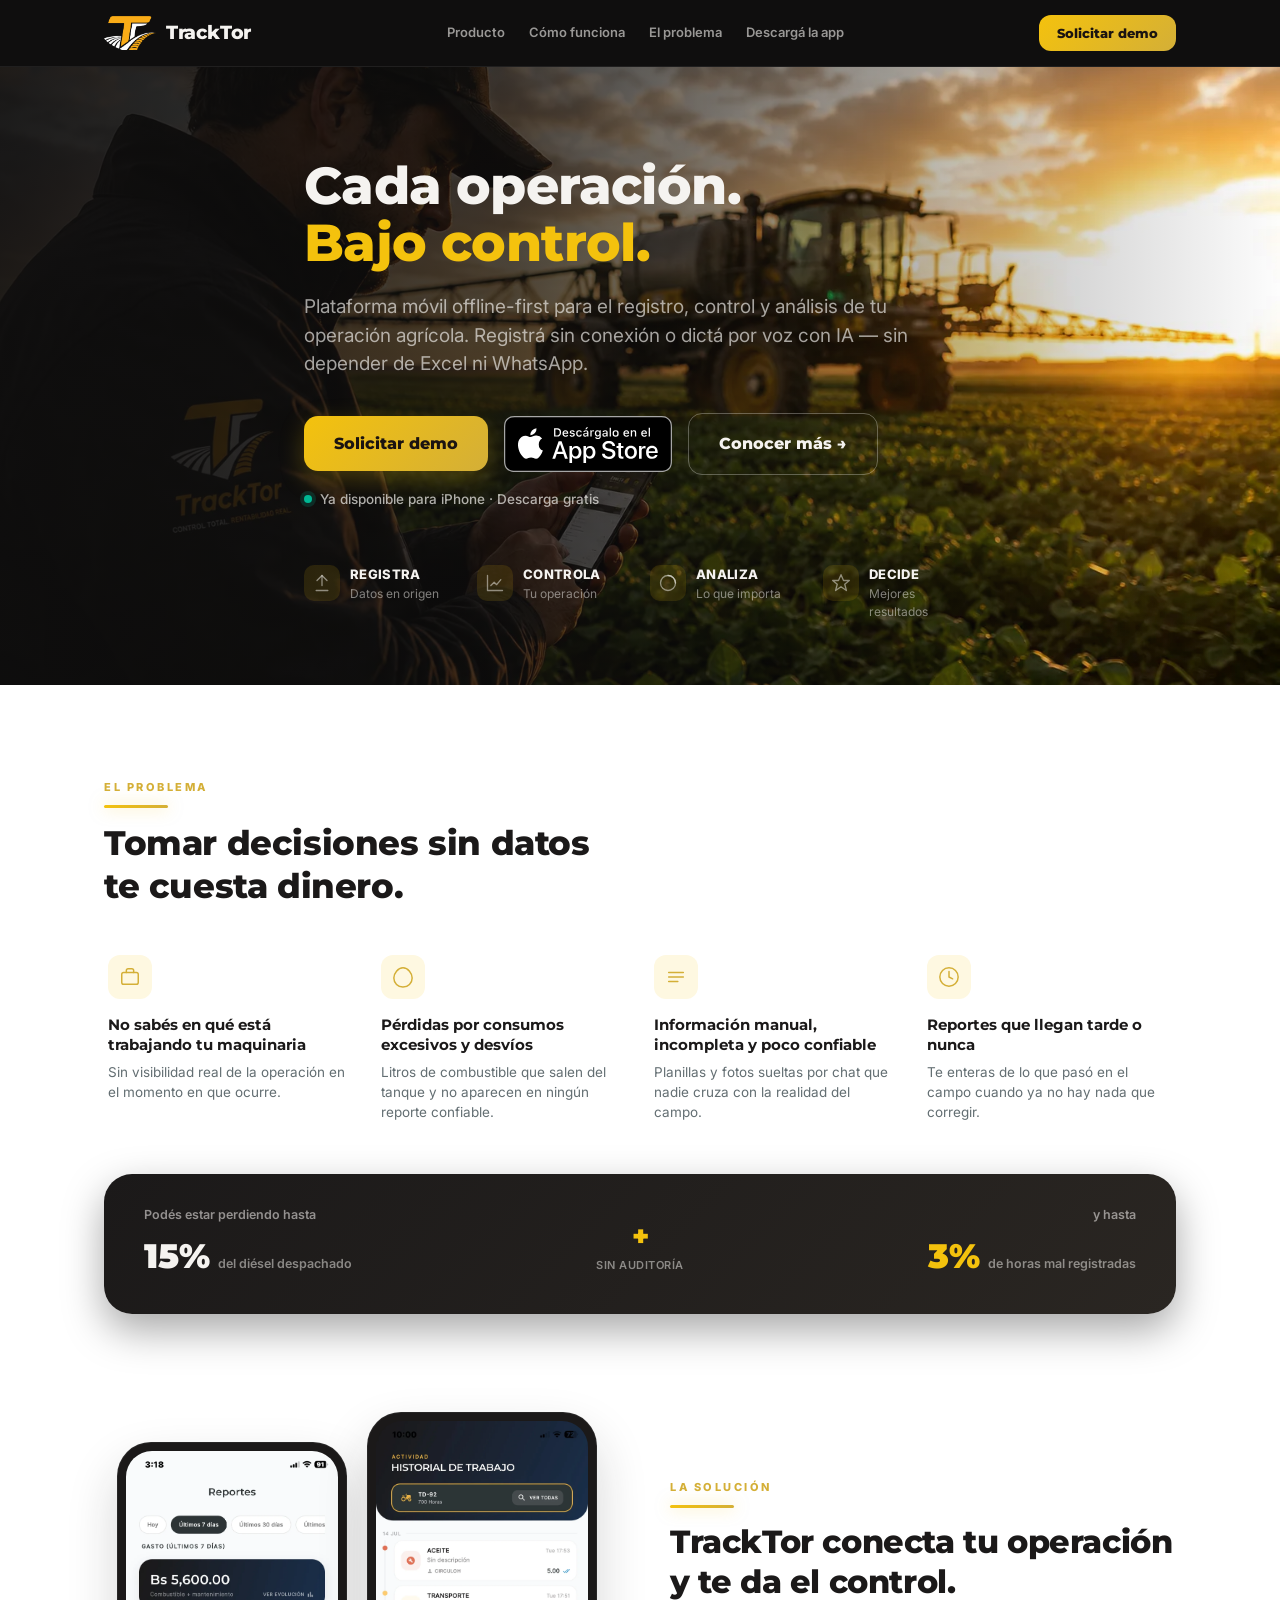
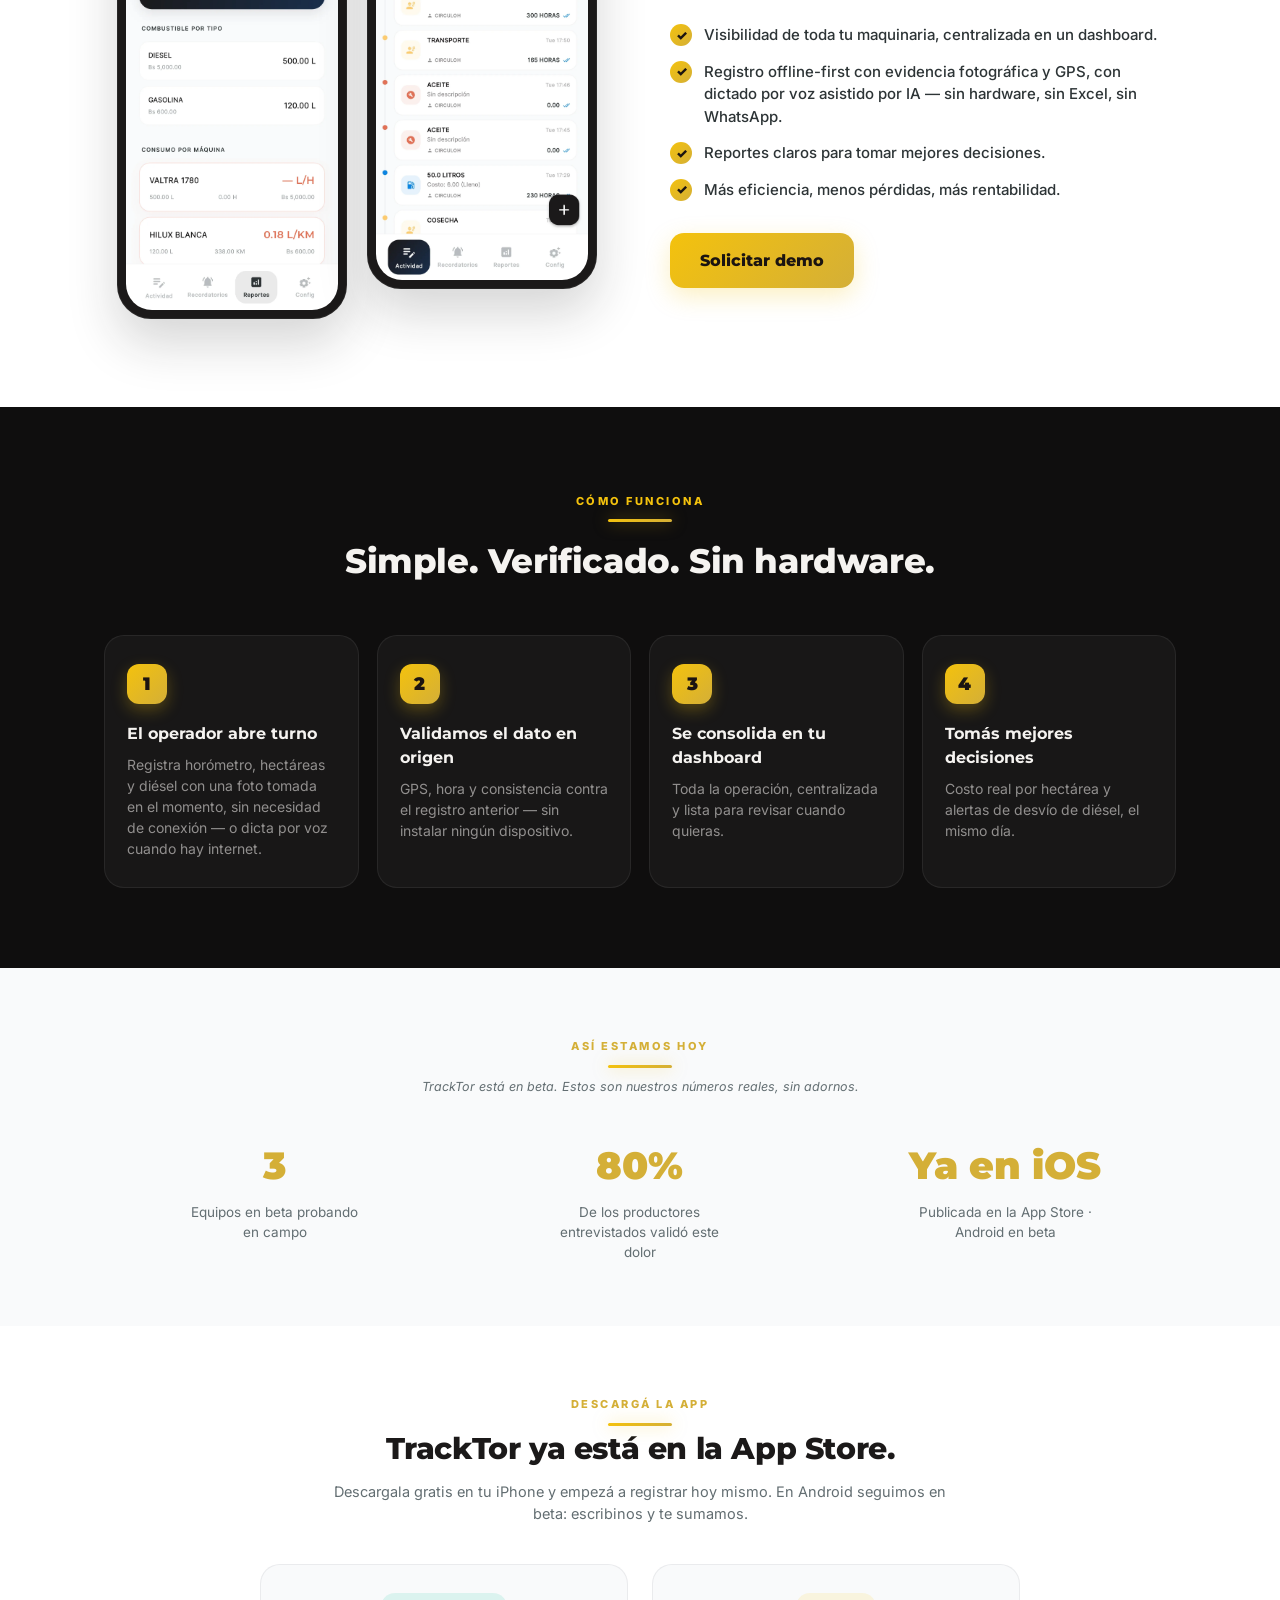
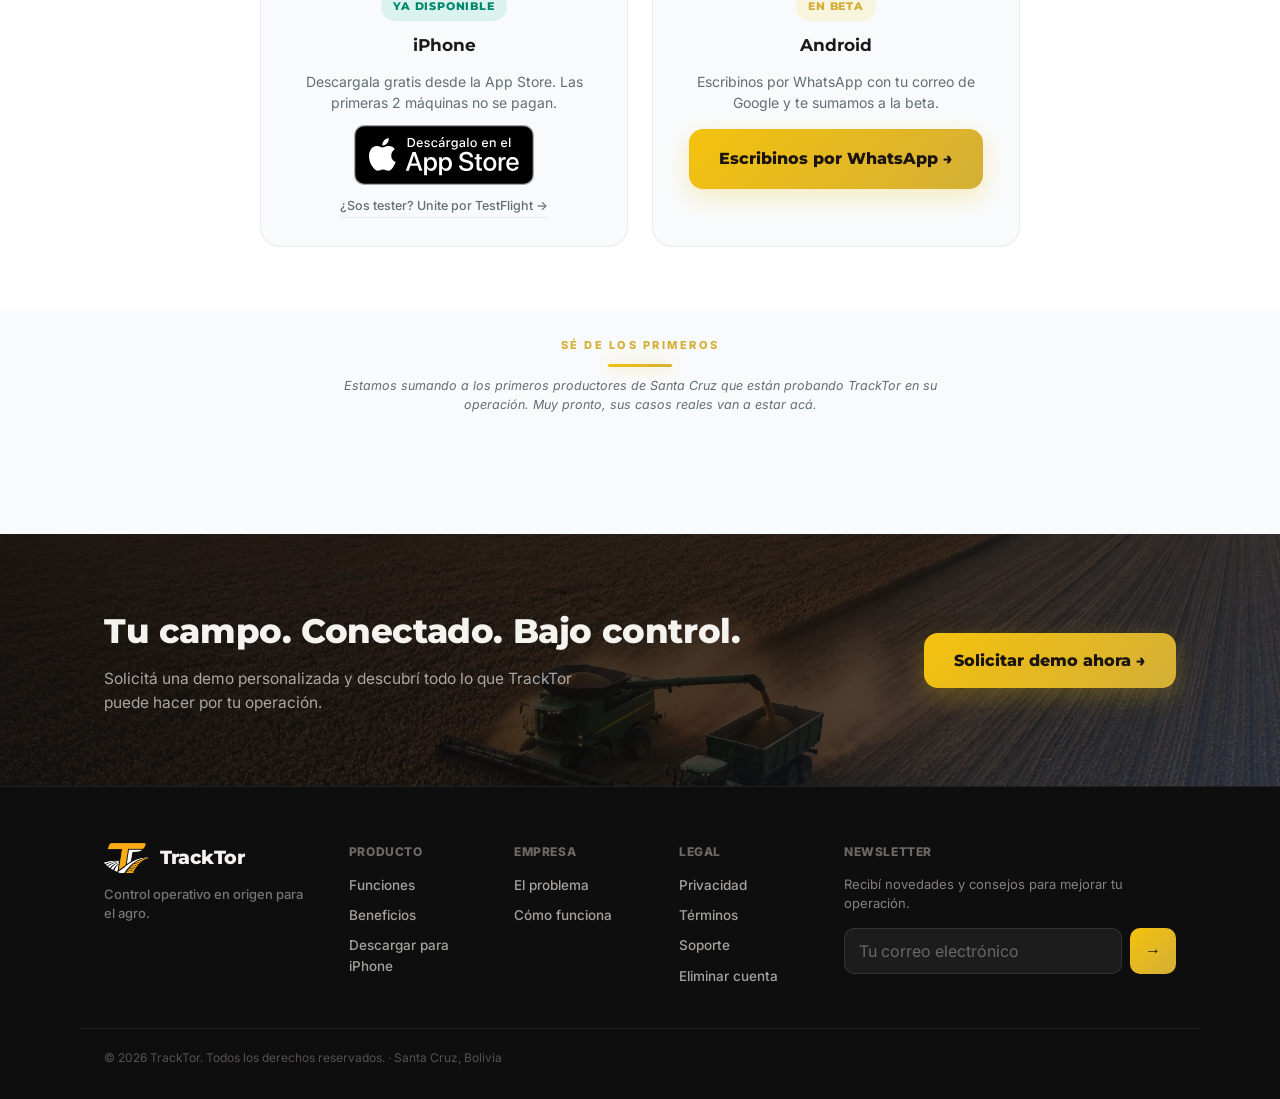
<file: index.html>
<!DOCTYPE html>
<html lang="es">
<head>
  <meta charset="UTF-8" />
  <meta name="viewport" content="width=device-width, initial-scale=1.0" />
  <title>TrackTor — Control total, máximo rendimiento.</title>
  <meta name="description" content="TrackTor digitaliza la operación de tus maquinarias en el origen. Registro asistido con evidencia fotográfica y GPS, sin depender de Excel ni WhatsApp, y reportes claros para decidir mejor." />
  <link rel="canonical" href="https://tracktor.lat/" />

  <!-- Favicons e íconos -->
  <link rel="icon" href="assets/favicon-32.png" sizes="32x32" type="image/png" />
  <link rel="icon" href="assets/favicon-16.png" sizes="16x16" type="image/png" />
  <link rel="apple-touch-icon" href="assets/apple-touch-icon.png" />
  <link rel="manifest" href="manifest.json" />
  <meta name="theme-color" content="#F5A623" />

  <!-- Open Graph (previews en WhatsApp / redes) -->
  <meta property="og:type" content="website" />
  <meta property="og:site_name" content="TrackTor" />
  <meta property="og:url" content="https://tracktor.lat/" />
  <meta property="og:title" content="TrackTor — Control total, máximo rendimiento." />
  <meta property="og:description" content="Plataforma móvil para el registro verificado, control y análisis de la operación agrícola, sin depender de Excel ni WhatsApp." />
  <meta property="og:image" content="https://tracktor.lat/assets/og-image.jpg" />
  <meta property="og:locale" content="es_BO" />
  <meta name="twitter:card" content="summary_large_image" />
  <meta name="twitter:title" content="TrackTor — Control total, máximo rendimiento." />
  <meta name="twitter:description" content="Monitoreo en tiempo real de toda tu maquinaria, sin depender de Excel ni WhatsApp." />
  <meta name="twitter:image" content="https://tracktor.lat/assets/og-image.jpg" />

  <!-- Tipografía TrackTor: Montserrat (títulos/KPIs) + Inter (cuerpo) -->
  <link rel="preconnect" href="https://fonts.googleapis.com" />
  <link rel="preconnect" href="https://fonts.gstatic.com" crossorigin />
  <link href="https://fonts.googleapis.com/css2?family=Inter:wght@400;500;600;700&family=Montserrat:wght@600;700;800;900&display=swap" rel="stylesheet" />

  <!-- Precarga del hero para mejorar LCP -->
  <link rel="preload" as="image" href="assets/hero-user-tracktor.webp" />

  <link rel="stylesheet" href="styles.css" />
</head>
<body>
  <!-- ============ NAV ============ -->
  <header class="nav">
    <div class="container nav__inner">
      <div class="brand">
        <img src="assets/logo-foreground-dark-icon.png" alt="TrackTor" class="brand__logo" width="719" height="472" />
        <span class="brand__name">TrackTor</span>
      </div>
      <nav class="nav__links" id="navLinks">
        <a href="#solution" class="nav__link">Producto</a>
        <a href="#how" class="nav__link">Cómo funciona</a>
        <a href="#problem" class="nav__link">El problema</a>
        <a href="#beta" class="nav__link">Descargá la app</a>
      </nav>
      <div class="nav__actions">
        <button class="btn btn--blue btn--sm" data-cta="nav">Solicitar demo</button>
        <button class="nav__toggle" id="navToggle" type="button"
                aria-label="Abrir menú" aria-expanded="false" aria-controls="navLinks">
          <span></span><span></span><span></span>
        </button>
      </div>
    </div>
  </header>

  <!-- ============ HERO ============ -->
  <section id="hero" class="hero" style="background-image: url('assets/hero-user-tracktor.webp');">
    <div class="container hero__inner">
      <h1 class="hero__title">Cada operación.<br /><em>Bajo control.</em></h1>
      <p class="hero__subtitle">
        Plataforma móvil offline-first para el registro, control y análisis de tu
        operación agrícola. Registrá sin conexión o dictá por voz con IA — sin
        depender de Excel ni WhatsApp.
      </p>
      <div class="hero__actions">
        <button class="btn btn--primary btn--lg" data-cta="hero">Solicitar demo</button>
        <!-- Descarga directa: la app iOS ya está publicada (no usa data-cta,
             ese atributo abre el modal de demo). -->
        <a class="store-badge" href="https://apps.apple.com/bo/app/tracktor/id6781363801"
           target="_blank" rel="noopener" data-store="ios"
           aria-label="Descargar TrackTor en la App Store">
          <img src="assets/app-store-badge-es.svg" alt="Descárgalo en el App Store"
               width="120" height="40" />
        </a>
        <a href="#how" class="btn btn--ghost btn--lg">Conocer más →</a>
      </div>
      <p class="hero__store-note">
        <span class="hero__store-dot"></span>
        Ya disponible para iPhone · Descarga gratis
      </p>
      <div class="hero__pillars">
        <div class="pillar">
          <span class="pillar__icon">
            <svg width="20" height="20" viewBox="0 0 24 24" fill="none" stroke="currentColor" stroke-width="1.6" stroke-linecap="round" stroke-linejoin="round"><path d="M12 3v12"/><path d="M6 9l6-6 6 6"/><path d="M5 21h14"/></svg>
          </span>
          <div><strong>Registra</strong><span>Datos en origen</span></div>
        </div>
        <div class="pillar">
          <span class="pillar__icon">
            <svg width="20" height="20" viewBox="0 0 24 24" fill="none" stroke="currentColor" stroke-width="1.6" stroke-linecap="round" stroke-linejoin="round"><path d="M3 3v18h18"/><path d="M7 15l4-4 3 3 5-6"/></svg>
          </span>
          <div><strong>Controla</strong><span>Tu operación</span></div>
        </div>
        <div class="pillar">
          <span class="pillar__icon">
            <svg width="20" height="20" viewBox="0 0 24 24" fill="none" stroke="currentColor" stroke-width="1.6" stroke-linecap="round" stroke-linejoin="round"><circle cx="12" cy="12" r="9"/><path d="M12 3a9 9 0 0 1 9 9"/></svg>
          </span>
          <div><strong>Analiza</strong><span>Lo que importa</span></div>
        </div>
        <div class="pillar">
          <span class="pillar__icon">
            <svg width="20" height="20" viewBox="0 0 24 24" fill="none" stroke="currentColor" stroke-width="1.6" stroke-linecap="round" stroke-linejoin="round"><path d="M12 2l3 7h7l-5.5 4.5L18.5 21 12 16.5 5.5 21l2-7.5L2 9h7z"/></svg>
          </span>
          <div><strong>Decide</strong><span>Mejores resultados</span></div>
        </div>
      </div>
    </div>
  </section>

  <!-- ============ EL PROBLEMA ============ -->
  <section id="problem" class="problem">
    <div class="container">
      <div class="problem__head">
        <span class="section-header speed-line">EL PROBLEMA</span>
        <h2 class="problem__title">Tomar decisiones sin datos<br />te cuesta dinero.</h2>
      </div>
      <div class="problem__grid">
        <div class="problem__item">
          <div class="problem__icon">
            <svg width="22" height="22" viewBox="0 0 24 24" fill="none" stroke="currentColor" stroke-width="1.6" stroke-linecap="round" stroke-linejoin="round"><rect x="3" y="7" width="18" height="13" rx="2"/><path d="M8 7V5a2 2 0 0 1 2-2h4a2 2 0 0 1 2 2v2"/></svg>
          </div>
          <h3>No sabés en qué está trabajando tu maquinaria</h3>
          <p>Sin visibilidad real de la operación en el momento en que ocurre.</p>
        </div>
        <div class="problem__item">
          <div class="problem__icon">
            <svg width="22" height="22" viewBox="0 0 24 24" fill="none" stroke="currentColor" stroke-width="1.6" stroke-linecap="round" stroke-linejoin="round"><path d="M12 2C6.48 2 2 8 2 13a10 10 0 0 0 20 0c0-5-4.48-11-10-11z"/></svg>
          </div>
          <h3>Pérdidas por consumos excesivos y desvíos</h3>
          <p>Litros de combustible que salen del tanque y no aparecen en ningún reporte confiable.</p>
        </div>
        <div class="problem__item">
          <div class="problem__icon">
            <svg width="22" height="22" viewBox="0 0 24 24" fill="none" stroke="currentColor" stroke-width="1.6" stroke-linecap="round" stroke-linejoin="round"><path d="M4 7h16M4 12h16M4 17h10"/></svg>
          </div>
          <h3>Información manual, incompleta y poco confiable</h3>
          <p>Planillas y fotos sueltas por chat que nadie cruza con la realidad del campo.</p>
        </div>
        <div class="problem__item">
          <div class="problem__icon">
            <svg width="22" height="22" viewBox="0 0 24 24" fill="none" stroke="currentColor" stroke-width="1.6" stroke-linecap="round" stroke-linejoin="round"><circle cx="12" cy="12" r="10"/><polyline points="12 6 12 12 16 14"/></svg>
          </div>
          <h3>Reportes que llegan tarde o nunca</h3>
          <p>Te enteras de lo que pasó en el campo cuando ya no hay nada que corregir.</p>
        </div>
      </div>
      <div class="problem__value">
        <div class="problem__value-block">
          <span class="problem__value-label">Podés estar perdiendo hasta</span>
          <strong class="problem__value-amount">15%<span>del diésel despachado</span></strong>
        </div>
        <div class="problem__value-multiplier">+<span>sin auditoría</span></div>
        <div class="problem__value-block">
          <span class="problem__value-label">y hasta</span>
          <strong class="problem__value-amount problem__value-amount--gold">3%<span>de horas mal registradas</span></strong>
        </div>
      </div>
    </div>
  </section>

  <!-- ============ LA SOLUCIÓN ============ -->
  <section id="solution" class="solution">
    <div class="container solution__inner">
      <div class="solution__phones">
        <figure class="phone phone--tall">
          <img src="assets/screenshots/report.webp" alt="Reportes de gasto y consumo en la app TrackTor" loading="lazy" width="1170" height="2532" />
        </figure>
        <figure class="phone phone--tall phone--offset">
          <img src="assets/screenshots/history.webp" alt="Historial de trabajo en la app TrackTor" loading="lazy" width="1170" height="2532" />
        </figure>
      </div>
      <div class="solution__copy">
        <span class="section-header speed-line">LA SOLUCIÓN</span>
        <h2 class="solution__title">TrackTor conecta tu operación y te da el control.</h2>
        <ul class="checklist">
          <li><span class="checklist__icon">✓</span> Visibilidad de toda tu maquinaria, centralizada en un dashboard.</li>
          <li><span class="checklist__icon">✓</span> Registro offline-first con evidencia fotográfica y GPS, con dictado por voz asistido por IA — sin hardware, sin Excel, sin WhatsApp.</li>
          <li><span class="checklist__icon">✓</span> Reportes claros para tomar mejores decisiones.</li>
          <li><span class="checklist__icon">✓</span> Más eficiencia, menos pérdidas, más rentabilidad.</li>
        </ul>
        <button class="btn btn--primary btn--lg" data-cta="solution">Solicitar demo</button>
      </div>
    </div>
  </section>

  <!-- ============ CÓMO FUNCIONA ============ -->
  <section id="how" class="how">
    <div class="container">
      <div class="how__head">
        <span class="section-header speed-line">CÓMO FUNCIONA</span>
        <h2 class="how__title">Simple. Verificado. Sin hardware.</h2>
      </div>
      <div class="how__grid">
        <div class="how__step">
          <span class="how__num">1</span>
          <h3>El operador abre turno</h3>
          <p>Registra horómetro, hectáreas y diésel con una foto tomada en el momento, sin necesidad de conexión — o dicta por voz cuando hay internet.</p>
        </div>
        <div class="how__step">
          <span class="how__num">2</span>
          <h3>Validamos el dato en origen</h3>
          <p>GPS, hora y consistencia contra el registro anterior — sin instalar ningún dispositivo.</p>
        </div>
        <div class="how__step">
          <span class="how__num">3</span>
          <h3>Se consolida en tu dashboard</h3>
          <p>Toda la operación, centralizada y lista para revisar cuando quieras.</p>
        </div>
        <div class="how__step">
          <span class="how__num">4</span>
          <h3>Tomás mejores decisiones</h3>
          <p>Costo real por hectárea y alertas de desvío de diésel, el mismo día.</p>
        </div>
      </div>
    </div>
  </section>

  <!-- ============ TRACCIÓN REAL ============ -->
  <section id="results" class="results">
    <div class="container">
      <div class="results__head">
        <span class="section-header speed-line">ASÍ ESTAMOS HOY</span>
        <p class="results__note">TrackTor está en beta. Estos son nuestros números reales, sin adornos.</p>
      </div>
      <div class="results__grid">
        <div class="results__item">
          <div class="results__value">3</div>
          <p>Equipos en beta probando en campo</p>
        </div>
        <div class="results__item">
          <div class="results__value">80%</div>
          <p>De los productores entrevistados validó este dolor</p>
        </div>
        <div class="results__item">
          <div class="results__value">Ya en iOS</div>
          <p>Publicada en la App Store · Android en beta</p>
        </div>
      </div>
    </div>
  </section>

  <!-- ============ PROBÁ LA BETA ============ -->
  <section id="beta" class="beta">
    <div class="container">
      <div class="beta__head">
        <span class="section-header speed-line">DESCARGÁ LA APP</span>
        <h2 class="beta__title">TrackTor ya está en la App Store.</h2>
        <p class="beta__note">Descargala gratis en tu iPhone y empezá a registrar hoy mismo. En Android seguimos en beta: escribinos y te sumamos.</p>
      </div>
      <div class="beta__grid">
        <div class="beta__card">
          <span class="beta__tag beta__tag--live">Ya disponible</span>
          <h3>iPhone</h3>
          <p>Descargala gratis desde la App Store. Las primeras 2 máquinas no se pagan.</p>
          <a class="store-badge store-badge--lg" href="https://apps.apple.com/bo/app/tracktor/id6781363801"
             target="_blank" rel="noopener" data-store="ios"
             aria-label="Descargar TrackTor en la App Store">
            <img src="assets/app-store-badge-es.svg" alt="Descárgalo en el App Store"
                 width="120" height="40" />
          </a>
          <a class="beta__alt" href="https://testflight.apple.com/join/FdZwEEea"
             target="_blank" rel="noopener" data-store="ios_testflight">¿Sos tester? Unite por TestFlight →</a>
        </div>
        <div class="beta__card">
          <span class="beta__tag">En beta</span>
          <h3>Android</h3>
          <p>Escribinos por WhatsApp con tu correo de Google y te sumamos a la beta.</p>
          <a class="btn btn--primary btn--lg" href="https://wa.me/59173620224?text=Hola%2C%20quiero%20probar%20la%20beta%20de%20Tracktor%20en%20Android.%20Mi%20correo%20de%20Google%20para%20el%20acceso%20es%3A%20" target="_blank" rel="noopener" data-store="android">Escribinos por WhatsApp →</a>
        </div>
      </div>
    </div>
  </section>

  <!-- ============ PRÓXIMOS CASOS ============ -->
  <section id="testimonials" class="testimonials">
    <div class="container">
      <div class="testimonials__head">
        <span class="section-header speed-line">SÉ DE LOS PRIMEROS</span>
        <p class="testimonials__note">Estamos sumando a los primeros productores de Santa Cruz que están probando TrackTor en su operación. Muy pronto, sus casos reales van a estar acá.</p>
      </div>
    </div>
  </section>

  <!-- ============ CTA FINAL ============ -->
  <section id="closer" class="closer" style="background-image: url('assets/foot-dron.webp');">
    <div class="container closer__inner">
      <div>
        <h2 class="closer__title">Tu campo. Conectado. Bajo control.</h2>
        <p class="closer__sub">Solicitá una demo personalizada y descubrí todo lo que TrackTor puede hacer por tu operación.</p>
      </div>
      <button class="btn btn--accent btn--lg" data-cta="closer">Solicitar demo ahora →</button>
    </div>
  </section>

  <footer class="footer">
    <div class="container footer__grid">
      <div class="footer__brand">
        <div class="brand">
          <img src="assets/logo-foreground-dark-icon.png" alt="TrackTor" class="footer__logo" />
          <span class="brand__name">TrackTor</span>
        </div>
        <span class="footer__tagline">Control operativo en origen para el agro.</span>
      </div>
      <div class="footer__col">
        <h4>Producto</h4>
        <a href="#solution">Funciones</a>
        <a href="#results">Beneficios</a>
        <a href="https://apps.apple.com/bo/app/tracktor/id6781363801" target="_blank" rel="noopener" data-store="ios">Descargar para iPhone</a>
      </div>
      <div class="footer__col">
        <h4>Empresa</h4>
        <a href="#problem">El problema</a>
        <a href="#how">Cómo funciona</a>
      </div>
      <div class="footer__col">
        <h4>Legal</h4>
        <a href="/privacidad.html">Privacidad</a>
        <a href="/terminos.html">Términos</a>
        <a href="/soporte.html">Soporte</a>
        <a href="/eliminar-cuenta.html">Eliminar cuenta</a>
      </div>
      <div class="footer__col footer__newsletter">
        <h4>Newsletter</h4>
        <p>Recibí novedades y consejos para mejorar tu operación.</p>
        <form id="newsletterForm" class="newsletter__form" novalidate>
          <input type="email" name="email" placeholder="Tu correo electrónico" required />
          <button type="submit" aria-label="Suscribirme">→</button>
        </form>
      </div>
    </div>
    <div class="container">
      <p class="footer__note">© 2026 TrackTor. Todos los derechos reservados. · Santa Cruz, Bolivia</p>
    </div>
  </footer>

  <!-- ============ MODAL: FLUJO ============ -->
  <div class="modal" id="modal" aria-hidden="true">
    <div class="modal__backdrop" data-close></div>
    <div class="modal__dialog" role="dialog" aria-modal="true" aria-labelledby="modalTitle">
      <button class="modal__close" data-close aria-label="Cerrar">&times;</button>

      <!-- PASO 1: Formulario -->
      <div class="step" data-step="form">
        <span class="section-header">PASO 1 DE 2 · TUS DATOS</span>
        <h2 class="modal__title" id="modalTitle">Solicita tu demo</h2>
        <p class="modal__lead">Cupos limitados para esta campaña. Déjanos tus datos y te contactamos.</p>
        <form id="leadForm" novalidate>
          <label class="field">
            <span>Nombre</span>
            <input type="text" name="nombre" required autocomplete="name" placeholder="Tu nombre completo" />
          </label>
          <label class="field">
            <span>Empresa</span>
            <input type="text" name="empresa" required autocomplete="organization" placeholder="Nombre de la propiedad o empresa" />
          </label>
          <label class="field">
            <span>Ubicación de la propiedad</span>
            <input type="text" name="ubicacion" required placeholder="Ej: Pailón, Santa Cruz" />
          </label>
          <label class="field">
            <span>Número de maquinarias</span>
            <input type="number" name="maquinarias" required min="1" inputmode="numeric" placeholder="Ej: 4" />
          </label>
          <label class="field">
            <span>Número de teléfono</span>
            <input type="tel" name="telefono" required inputmode="tel" autocomplete="tel" placeholder="Ej: +591 70000000" />
          </label>
          <button type="submit" class="btn btn--primary btn--block btn--lg">Continuar</button>
        </form>
      </div>

      <!-- PASO 2: Pricing -->
      <div class="step" data-step="pricing" hidden>
        <span class="section-header">PASO 2 DE 2 · TU PRECIO</span>
        <h2 class="modal__title">Pagás solo por las máquinas que gestionás.</h2>
        <p class="modal__lead">
          Las primeras 2 máquinas son gratis. De la tercera en adelante, USD 5.99 por
          máquina al mes. Operadores ilimitados y todas las funciones incluidas.
        </p>
        <div class="plans">
          <button class="plan" data-plan="free">
            <div class="plan__head">
              <span class="plan__name">Empezar gratis</span>
            </div>
            <div class="plan__price"><strong>Gratis</strong><span>/hasta 2 máquinas</span></div>
            <p class="plan__detail">Sin tarjeta. Todas las funciones incluidas.</p>
            <span class="plan__select">Empezar gratis →</span>
          </button>
          <button class="plan" data-plan="seats">
            <div class="plan__head">
              <span class="plan__name">Por máquina</span>
            </div>
            <div class="plan__price"><strong>USD 5.99</strong><span>/máquina al mes</span></div>
            <!-- Precio estimado con las máquinas que declaró en el paso 1 (lo rellena app.js). -->
            <p class="plan__detail" data-seat-estimate>Sumá las máquinas que necesites, cuando las necesites.</p>
            <span class="plan__select">Quiero este precio →</span>
          </button>
        </div>
      </div>

      <!-- PASO 3: Confirmación -->
      <div class="step step--confirm" data-step="confirm" hidden>
        <div class="confirm__check">✓</div>
        <h2 class="modal__title">¡Listo! Ya sos parte de TrackTor.</h2>
        <p class="modal__lead">
          Ya estamos trabajando con productores en Santa Cruz. Revisamos tu perfil y te
          contactamos en un plazo de <strong>3 días hábiles</strong> para activar
          tu cuenta y empezar.
        </p>
        <button class="btn btn--primary btn--block btn--lg" data-close>Entendido</button>
      </div>
    </div>
  </div>

  <script src="app.js"></script>
</body>
</html>
</file>
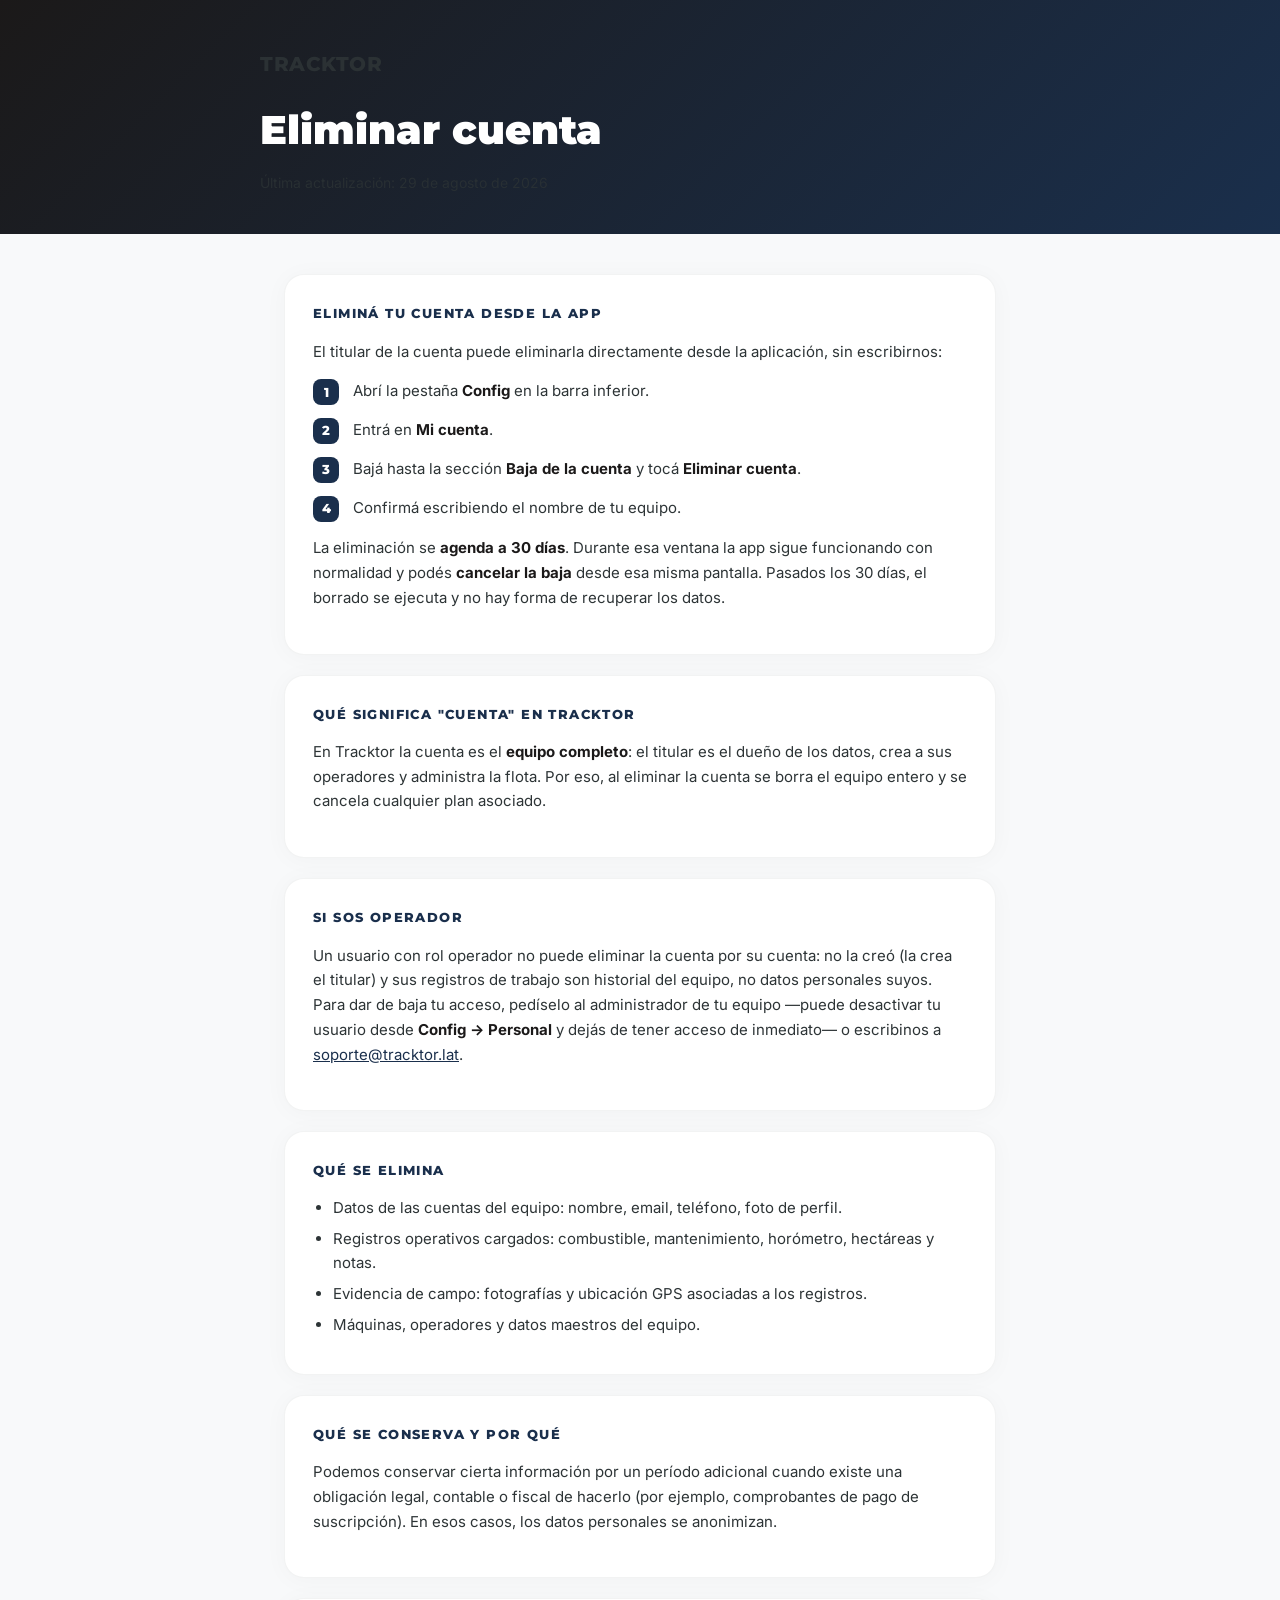
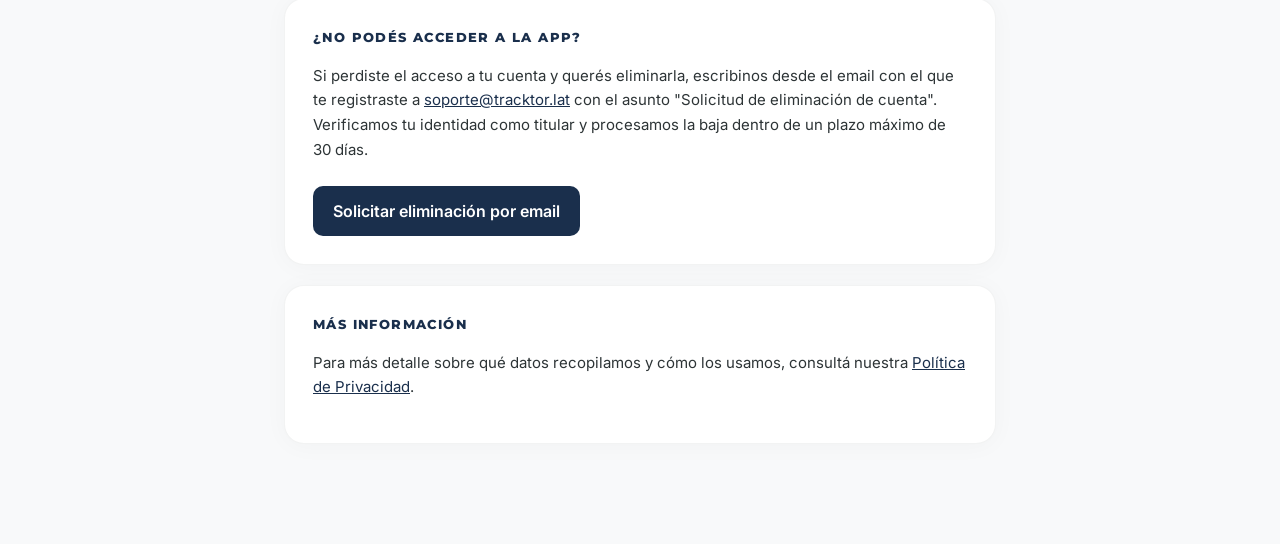
<file: eliminar-cuenta.html>
<!DOCTYPE html>
<html lang="es">
<head>
  <meta charset="UTF-8" />
  <meta name="viewport" content="width=device-width, initial-scale=1.0" />
  <title>Eliminar cuenta — Tracktor</title>
  <meta name="description" content="Cómo eliminar tu cuenta de Tracktor desde la app y qué datos se borran." />
  <link rel="canonical" href="https://tracktor.lat/eliminar-cuenta.html" />
  <link rel="icon" href="assets/favicon-32.png" sizes="32x32" type="image/png" />
  <link href="https://fonts.googleapis.com/css2?family=Inter:wght@400;500;600;700&family=Montserrat:wght@600;700;800;900&display=swap" rel="stylesheet" />
  <style>
    :root {
      --navy-dark: #1B1919;
      --navy: #1A2F4C;
      --bg: #F8F9FA;
      --white: #FFFFFF;
      --text: #2D3436;
      --text-secondary: #636E72;
      --accent: #E8B040;
    }
    * { box-sizing: border-box; }
    body {
      margin: 0;
      background: var(--bg);
      color: var(--text);
      font-family: 'Inter', -apple-system, sans-serif;
      line-height: 1.65;
    }
    header {
      background: linear-gradient(135deg, var(--navy-dark), var(--navy));
      color: white;
      padding: 48px 24px 40px;
    }
    header .wrap { max-width: 760px; margin: 0 auto; }
    header .brand {
      font-family: 'Montserrat', sans-serif;
      font-weight: 800;
      font-size: 20px;
      letter-spacing: 0.5px;
      opacity: 0.9;
      margin: 0 0 16px;
    }
    header h1 {
      font-family: 'Montserrat', sans-serif;
      font-weight: 900;
      font-size: clamp(28px, 5vw, 40px);
      margin: 0 0 8px;
    }
    header p { opacity: 0.75; margin: 0; font-size: 14px; }
    main {
      max-width: 760px;
      margin: 0 auto;
      padding: 40px 24px 80px;
    }
    section {
      background: var(--white);
      border-radius: 20px;
      padding: 28px 28px;
      margin-bottom: 20px;
      border: 1px solid rgba(45, 52, 54, 0.06);
      box-shadow: 0 2px 24px rgba(0,0,0,0.03);
    }
    h2 {
      font-family: 'Montserrat', sans-serif;
      font-weight: 800;
      font-size: 13px;
      text-transform: uppercase;
      letter-spacing: 1.4px;
      color: var(--navy);
      margin: 0 0 14px;
    }
    p, li { color: var(--text); font-size: 15px; }
    ul, ol { padding-left: 20px; margin: 8px 0; }
    li { margin-bottom: 6px; }
    strong { color: var(--navy-dark); }
    a { color: var(--navy); }
    .steps { counter-reset: step; list-style: none; padding: 0; margin: 8px 0 0; }
    .steps li {
      position: relative;
      padding-left: 40px;
      margin-bottom: 14px;
    }
    .steps li::before {
      counter-increment: step;
      content: counter(step);
      position: absolute;
      left: 0;
      top: 0;
      width: 26px;
      height: 26px;
      border-radius: 8px;
      background: var(--navy);
      color: white;
      font-family: 'Montserrat', sans-serif;
      font-weight: 800;
      font-size: 13px;
      display: flex;
      align-items: center;
      justify-content: center;
    }
    .btn {
      display: inline-block;
      background: var(--navy);
      color: white;
      text-decoration: none;
      padding: 12px 20px;
      border-radius: 10px;
      font-weight: 600;
      margin-top: 8px;
    }
    .muted { color: var(--text-secondary); font-size: 13.5px; }
  </style>
</head>
<body>
  <header>
    <div class="wrap">
      <p class="brand">TRACKTOR</p>
      <h1>Eliminar cuenta</h1>
      <p>Última actualización: 29 de agosto de 2026</p>
    </div>
  </header>

  <main>
    <section>
      <h2>Eliminá tu cuenta desde la app</h2>
      <p>
        El titular de la cuenta puede eliminarla directamente desde la aplicación,
        sin escribirnos:
      </p>
      <ol class="steps">
        <li>Abrí la pestaña <strong>Config</strong> en la barra inferior.</li>
        <li>Entrá en <strong>Mi cuenta</strong>.</li>
        <li>Bajá hasta la sección <strong>Baja de la cuenta</strong> y tocá <strong>Eliminar cuenta</strong>.</li>
        <li>Confirmá escribiendo el nombre de tu equipo.</li>
      </ol>
      <p style="margin-top:16px;">
        La eliminación se <strong>agenda a 30 días</strong>. Durante esa ventana la
        app sigue funcionando con normalidad y podés <strong>cancelar la baja</strong>
        desde esa misma pantalla. Pasados los 30 días, el borrado se ejecuta y no
        hay forma de recuperar los datos.
      </p>
    </section>

    <section>
      <h2>Qué significa "cuenta" en Tracktor</h2>
      <p>
        En Tracktor la cuenta es el <strong>equipo completo</strong>: el titular es
        el dueño de los datos, crea a sus operadores y administra la flota. Por eso,
        al eliminar la cuenta se borra el equipo entero y se cancela cualquier plan
        asociado.
      </p>
    </section>

    <section>
      <h2>Si sos operador</h2>
      <p>
        Un usuario con rol operador no puede eliminar la cuenta por su cuenta: no la
        creó (la crea el titular) y sus registros de trabajo son historial del
        equipo, no datos personales suyos. Para dar de baja tu acceso, pedíselo al
        administrador de tu equipo —puede desactivar tu usuario desde
        <strong>Config → Personal</strong> y dejás de tener acceso de inmediato— o
        escribinos a <a href="mailto:soporte@tracktor.lat?subject=Baja%20de%20mi%20usuario">soporte@tracktor.lat</a>.
      </p>
    </section>

    <section>
      <h2>Qué se elimina</h2>
      <ul>
        <li>Datos de las cuentas del equipo: nombre, email, teléfono, foto de perfil.</li>
        <li>Registros operativos cargados: combustible, mantenimiento, horómetro, hectáreas y notas.</li>
        <li>Evidencia de campo: fotografías y ubicación GPS asociadas a los registros.</li>
        <li>Máquinas, operadores y datos maestros del equipo.</li>
      </ul>
    </section>

    <section>
      <h2>Qué se conserva y por qué</h2>
      <p>
        Podemos conservar cierta información por un período adicional cuando existe
        una obligación legal, contable o fiscal de hacerlo (por ejemplo,
        comprobantes de pago de suscripción). En esos casos, los datos personales se
        anonimizan.
      </p>
    </section>

    <section>
      <h2>¿No podés acceder a la app?</h2>
      <p>
        Si perdiste el acceso a tu cuenta y querés eliminarla, escribinos desde el
        email con el que te registraste a
        <a href="mailto:soporte@tracktor.lat?subject=Solicitud%20de%20eliminaci%C3%B3n%20de%20cuenta">soporte@tracktor.lat</a>
        con el asunto "Solicitud de eliminación de cuenta". Verificamos tu identidad
        como titular y procesamos la baja dentro de un plazo máximo de 30 días.
      </p>
      <a class="btn" href="mailto:soporte@tracktor.lat?subject=Solicitud%20de%20eliminaci%C3%B3n%20de%20cuenta">Solicitar eliminación por email</a>
    </section>

    <section>
      <h2>Más información</h2>
      <p>
        Para más detalle sobre qué datos recopilamos y cómo los usamos, consultá
        nuestra <a href="/privacidad.html">Política de Privacidad</a>.
      </p>
    </section>
  </main>
</body>
</html>
</file>
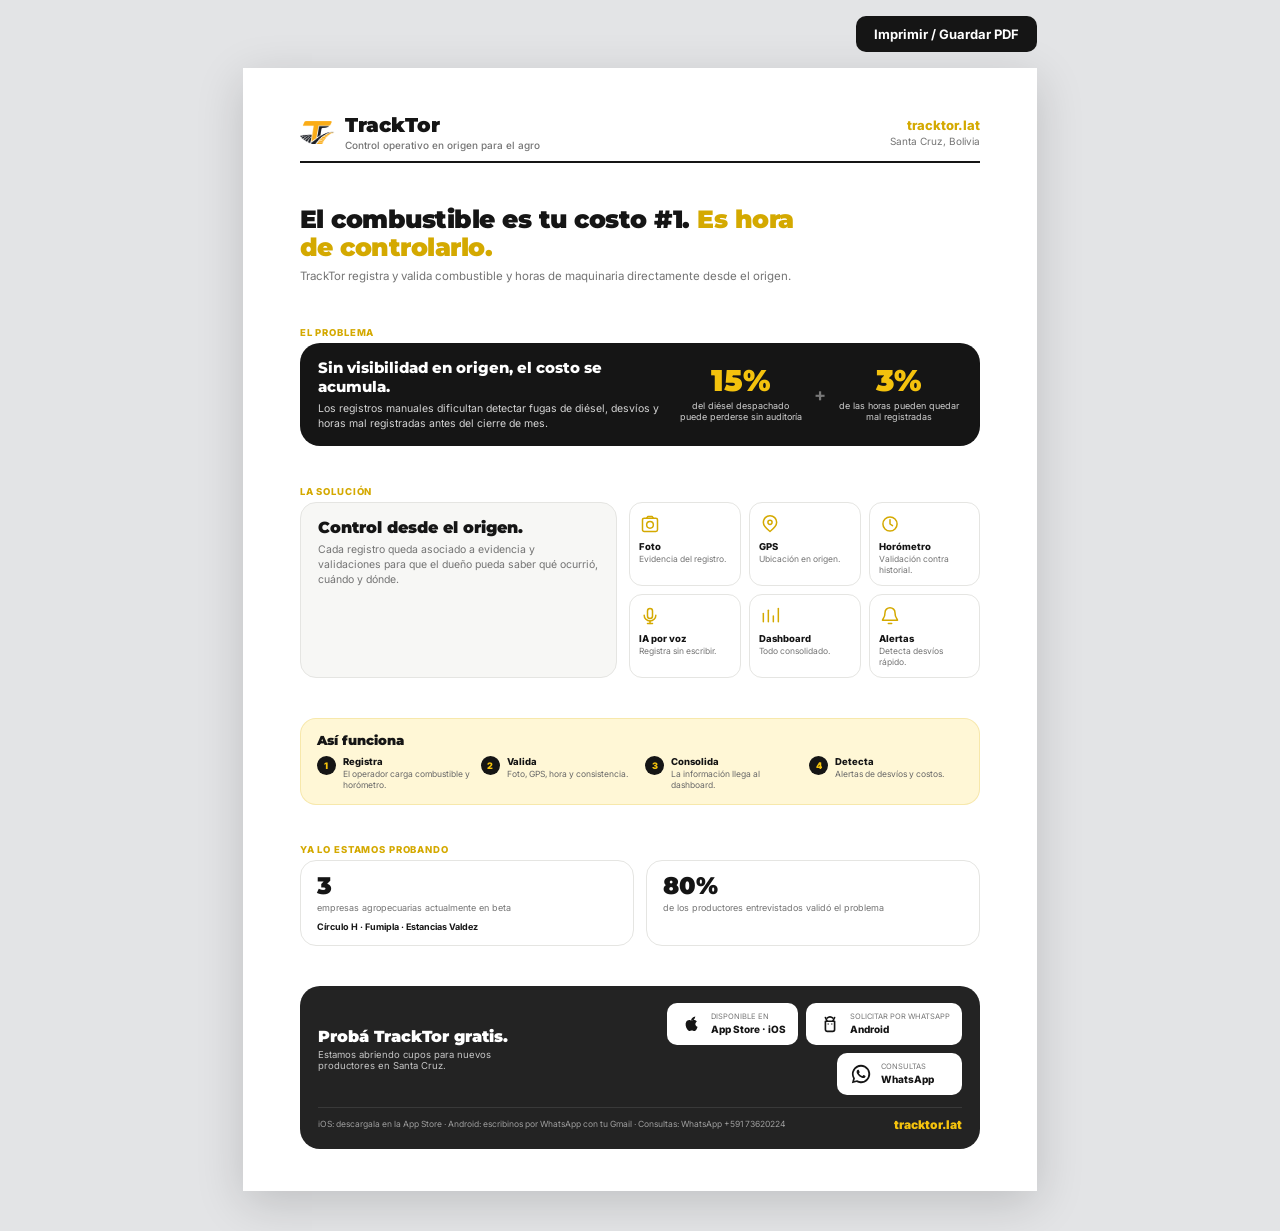
<file: one-pager.html>
<!DOCTYPE html>
<html lang="es">
<head>
<meta charset="UTF-8" />
<meta name="viewport" content="width=device-width, initial-scale=1.0" />

<title>TrackTor — Control operativo en origen</title>

<meta
  name="description"
  content="TrackTor controla combustible y horas de maquinaria desde el origen."
/>

<link
  rel="icon"
  href="assets/favicon-32.png"
  sizes="32x32"
  type="image/png"
/>

<link
  href="https://fonts.googleapis.com/css2?family=Inter:wght@400;500;600;700;800&family=Montserrat:wght@700;800;900&display=swap"
  rel="stylesheet"
/>

<style>

/* =========================================================
   VARIABLES
========================================================= */

:root {
  --bg: #f7f7f5;
  --surface: #ffffff;

  --dark: #151515;
  --dark-2: #232323;

  --text: #303030;
  --muted: #747474;

  --gold: #d4a900;
  --gold-bright: #f4c20d;
  --gold-soft: #fff7d6;

  --green: #00a884;

  --border: #e5e5e2;

  --radius: 16px;
  --radius-lg: 20px;
}


/* =========================================================
   RESET
========================================================= */

* {
  box-sizing: border-box;
}

html,
body {
  margin: 0;
  padding: 0;
}

body {
  background: #e3e4e6;

  color: var(--text);

  font-family: "Inter", system-ui, sans-serif;

  -webkit-font-smoothing: antialiased;
}

h1,
h2,
h3,
.brand-name,
.big-stat-number,
.traction-number {
  font-family: "Montserrat", system-ui, sans-serif;
}


/* =========================================================
   TOOLBAR
========================================================= */

.toolbar {
  width: 210mm;

  margin: 16px auto 0;

  display: flex;
  justify-content: flex-end;
}

.toolbar button {
  border: 0;

  border-radius: 10px;

  padding: 10px 18px;

  background: var(--dark);
  color: white;

  font-family: inherit;

  font-size: 13px;
  font-weight: 700;

  cursor: pointer;
}

.toolbar button:hover {
  background: #000;
}


/* =========================================================
   PAGE
========================================================= */

.page {
  width: 210mm;
  min-height: 297mm;

  margin: 16px auto 40px;

  padding: 12mm 15mm 11mm;

  background: var(--surface);

  box-shadow: 0 12px 45px rgba(0, 0, 0, 0.16);

  display: flex;

  flex-direction: column;

  justify-content: space-between;

  gap: 13px;
}


/* =========================================================
   HEADER
========================================================= */

.header {
  display: flex;

  align-items: center;

  justify-content: space-between;

  padding-bottom: 10px;

  border-bottom: 2px solid var(--dark);
}

.brand {
  display: flex;

  align-items: center;

  gap: 10px;
}

.brand img {
  width: 35px;

  height: auto;
}

.brand-name {
  color: var(--dark);

  font-size: 20px;

  font-weight: 900;
}

.brand-tag {
  margin-top: 2px;

  color: var(--muted);

  font-size: 10px;

  font-weight: 500;
}

.header-right {
  text-align: right;
}

.header-url {
  color: var(--gold);

  font-size: 13px;

  font-weight: 800;
}

.header-location {
  margin-top: 2px;

  color: var(--muted);

  font-size: 10px;
}


/* =========================================================
   HERO
========================================================= */

.hero {
  display: flex;

  align-items: center;

  justify-content: space-between;

  gap: 20px;

  padding: 2px 0;
}

.hero-copy {
  max-width: 73%;
}

.hero h1 {
  margin: 0;

  color: var(--dark);

  font-size: 25px;

  font-weight: 900;

  line-height: 1.12;

  letter-spacing: -0.5px;
}

.hero h1 span {
  color: var(--gold);
}

.hero-sub {
  margin: 7px 0 0;

  color: var(--muted);

  font-size: 11.5px;

  line-height: 1.45;
}

/* =========================================================
   SECTION LABEL
========================================================= */

.section-label {
  margin: 0 0 5px;

  color: var(--gold);

  font-size: 9.5px;

  font-weight: 800;

  letter-spacing: 0.09em;

  text-transform: uppercase;
}


/* =========================================================
   PROBLEM
========================================================= */

.problem {
  display: grid;

  grid-template-columns: 1.1fr 0.9fr;

  gap: 12px;

  padding: 15px 18px;

  border-radius: var(--radius-lg);

  background: var(--dark);

  color: white;
}

.problem-copy {
  display: flex;

  flex-direction: column;

  justify-content: center;
}

.problem-title {
  margin: 0 0 5px;

  color: white;

  font-size: 15px;

  font-weight: 800;
}

.problem-text {
  margin: 0;

  color: #d4d4d4;

  font-size: 10.5px;

  line-height: 1.45;
}

.problem-stats {
  display: grid;

  grid-template-columns: 1fr auto 1fr;

  align-items: center;

  gap: 10px;
}

.big-stat {
  text-align: center;
}

.big-stat-number {
  color: var(--gold-bright);

  font-size: 30px;

  font-weight: 900;

  line-height: 1;
}

.big-stat-label {
  margin-top: 4px;

  color: #d0d0d0;

  font-size: 9px;

  line-height: 1.25;
}

.stat-plus {
  color: #777;

  font-size: 18px;

  font-weight: 700;
}


/* =========================================================
   SOLUTION
========================================================= */

.solution {
  display: grid;

  grid-template-columns: 0.95fr 1.05fr;

  gap: 12px;
}

.solution-main {
  padding: 15px 17px;

  border: 1px solid var(--border);

  border-radius: var(--radius);

  background: var(--bg);
}

.solution-main h2 {
  margin: 0 0 5px;

  color: var(--dark);

  font-size: 16px;

  font-weight: 900;
}

.solution-main p {
  margin: 0;

  color: var(--muted);

  font-size: 10.5px;

  line-height: 1.45;
}


/* =========================================================
   FEATURES
========================================================= */

.features {
  display: grid;

  grid-template-columns: repeat(3, 1fr);

  gap: 8px;
}

.feature {
  padding: 10px 9px;

  border: 1px solid var(--border);

  border-radius: 13px;

  background: white;
}

.feature-icon {
  width: 22px;

  height: 22px;

  display: flex;

  align-items: center;

  justify-content: center;

  color: var(--gold);
}

.feature-icon svg {
  width: 20px;

  height: 20px;

  stroke: currentColor;

  stroke-width: 1.8;

  stroke-linecap: round;

  stroke-linejoin: round;

  fill: none;
}

.feature-title {
  margin-top: 6px;

  color: var(--dark);

  font-size: 9.5px;

  font-weight: 800;
}

.feature-text {
  margin-top: 2px;

  color: var(--muted);

  font-size: 8.5px;

  line-height: 1.25;
}


/* =========================================================
   HOW IT WORKS
========================================================= */

.how {
  padding: 13px 16px;

  border-radius: var(--radius);

  background: var(--gold-soft);

  border: 1px solid rgba(212, 169, 0, 0.2);
}

.how-title {
  margin: 0 0 8px;

  color: var(--dark);

  font-size: 13px;

  font-weight: 900;
}

.steps {
  display: grid;

  grid-template-columns: repeat(4, 1fr);

  gap: 10px;
}

.step {
  display: flex;

  gap: 7px;

  align-items: flex-start;
}

.step-number {
  flex-shrink: 0;

  width: 19px;

  height: 19px;

  display: flex;

  align-items: center;

  justify-content: center;

  border-radius: 50%;

  background: var(--dark);

  color: var(--gold-bright);

  font-size: 9px;

  font-weight: 900;
}

.step-title {
  color: var(--dark);

  font-size: 9.5px;

  font-weight: 800;
}

.step-text {
  margin-top: 2px;

  color: #686868;

  font-size: 8.5px;

  line-height: 1.25;
}


/* =========================================================
   TRACTION
========================================================= */

.traction {
  display: grid;

  grid-template-columns: 1fr 1fr;

  gap: 12px;
}

.traction-box {
  padding: 13px 16px;

  border: 1px solid var(--border);

  border-radius: var(--radius);

  background: white;
}

.traction-number {
  color: var(--dark);

  font-size: 24px;

  font-weight: 900;

  line-height: 1;
}

.traction-label {
  margin-top: 4px;

  color: var(--muted);

  font-size: 9px;

  line-height: 1.3;
}

.companies {
  margin-top: 7px;

  color: var(--dark);

  font-size: 9px;

  font-weight: 700;
}


/* =========================================================
   CTA
========================================================= */

.cta {
  padding: 17px 18px;

  border-radius: var(--radius-lg);

  background: var(--dark-2);

  color: white;
}

.cta-top {
  display: flex;

  align-items: center;

  justify-content: space-between;

  gap: 15px;
}

.cta-title {
  margin: 0;

  color: white;

  font-size: 16px;

  font-weight: 900;
}

.cta-sub {
  margin: 3px 0 0;

  color: #c7c7c7;

  font-size: 9.5px;
}


/* =========================================================
   DOWNLOAD BUTTONS
========================================================= */

.downloads {
  display: flex;

  gap: 8px;

  flex-wrap: wrap;

  justify-content: flex-end;

  flex-shrink: 0;

  max-width: 62%;
}

.download-button {
  min-width: 125px;

  display: flex;

  align-items: center;

  gap: 8px;

  padding: 8px 11px;

  border-radius: 10px;

  background: white;

  color: var(--dark);

  text-decoration: none;

  border: 1px solid rgba(255, 255, 255, 0.2);

  transition: transform 0.15s ease;
}

.download-button:hover {
  transform: translateY(-1px);
}

.download-icon {
  width: 24px;

  height: 24px;

  display: flex;

  align-items: center;

  justify-content: center;

  color: var(--dark);
}

.download-icon svg {
  width: 22px;

  height: 22px;

  stroke: currentColor;

  stroke-width: 1.8;

  stroke-linecap: round;

  stroke-linejoin: round;

  fill: none;
}

.download-info {
  display: flex;

  flex-direction: column;
}

.download-small {
  color: #777;

  font-size: 7.5px;

  line-height: 1;
}

.download-name {
  margin-top: 2px;

  color: var(--dark);

  font-size: 10px;

  font-weight: 800;
}


/* =========================================================
   CTA BOTTOM
========================================================= */

.cta-bottom {
  display: flex;

  align-items: center;

  justify-content: space-between;

  margin-top: 12px;

  padding-top: 9px;

  border-top: 1px solid rgba(255, 255, 255, 0.1);
}

.cta-note {
  color: #9e9e9e;

  font-size: 8.5px;
}

.cta-url {
  color: var(--gold-bright);

  font-size: 12px;

  font-weight: 900;
}


/* =========================================================
   PRINT
========================================================= */

@media print {

  body {
    background: white;
  }

  .toolbar {
    display: none;
  }

  .page {
    width: 210mm;

    min-height: 297mm;

    margin: 0;

    box-shadow: none;

    padding: 11mm 15mm 10mm;

    page-break-after: avoid;
  }

  @page {
    size: A4;

    margin: 0;
  }

  a {
    color: inherit;
  }
}


/* =========================================================
   RESPONSIVE
========================================================= */

@media (max-width: 860px) {

  .toolbar {
    width: 100%;

    padding: 0 12px;
  }

  .page {
    width: 100%;

    min-height: auto;

    margin: 12px auto;

    padding: 6vw;
  }

  .hero,
  .cta-top {
    flex-direction: column;

    align-items: flex-start;
  }

  .hero-copy {
    max-width: 100%;
  }

  .problem,
  .solution,
  .traction {
    grid-template-columns: 1fr;
  }

  .features,
  .steps {
    grid-template-columns: 1fr 1fr;
  }

  .downloads {
    width: 100%;
  }

  .download-button {
    flex: 1;
  }
}

</style>
</head>


<body>


<!-- =======================================================
     TOOLBAR
======================================================= -->

<div class="toolbar">

  <button onclick="window.print()">
    Imprimir / Guardar PDF
  </button>

</div>


<!-- =======================================================
     ONE PAGER
======================================================= -->

<main class="page">


  <!-- =====================================================
       HEADER
  ====================================================== -->

  <header class="header">

    <div class="brand">

      <img
        src="assets/logo-foreground-light-icon.png"
        alt="TrackTor"
      />

      <div>

        <div class="brand-name">
          TrackTor
        </div>

        <div class="brand-tag">
          Control operativo en origen para el agro
        </div>

      </div>

    </div>


    <div class="header-right">

      <div class="header-url">
        tracktor.lat
      </div>

      <div class="header-location">
        Santa Cruz, Bolivia
      </div>

    </div>

  </header>


  <!-- =====================================================
       HERO
  ====================================================== -->

  <section class="hero">

    <div class="hero-copy">

      <h1>
        El combustible es tu costo #1.
        <span>Es hora de controlarlo.</span>
      </h1>

      <p class="hero-sub">
        TrackTor registra y valida combustible y horas de maquinaria
        directamente desde el origen.
      </p>

    </div>

  </section>


  <!-- =====================================================
       PROBLEMA
  ====================================================== -->

  <section>

    <p class="section-label">
      El problema
    </p>


    <div class="problem">


      <div class="problem-copy">

        <h2 class="problem-title">
          Sin visibilidad en origen, el costo se acumula.
        </h2>

        <p class="problem-text">
          Los registros manuales dificultan detectar fugas de diésel,
          desvíos y horas mal registradas antes del cierre de mes.
        </p>

      </div>


      <div class="problem-stats">


        <div class="big-stat">

          <div class="big-stat-number">
            15%
          </div>

          <div class="big-stat-label">
            del diésel despachado puede perderse sin auditoría
          </div>

        </div>


        <div class="stat-plus">
          +
        </div>


        <div class="big-stat">

          <div class="big-stat-number">
            3%
          </div>

          <div class="big-stat-label">
            de las horas pueden quedar mal registradas
          </div>

        </div>


      </div>

    </div>

  </section>


  <!-- =====================================================
       SOLUCIÓN
  ====================================================== -->

  <section>

    <p class="section-label">
      La solución
    </p>


    <div class="solution">


      <div class="solution-main">

        <h2>
          Control desde el origen.
        </h2>

        <p>
          Cada registro queda asociado a evidencia y validaciones
          para que el dueño pueda saber qué ocurrió, cuándo y dónde.
        </p>

      </div>


      <div class="features">


        <!-- FOTO -->

        <div class="feature">

          <div class="feature-icon">

            <svg
              viewBox="0 0 24 24"
              aria-hidden="true"
            >

              <rect
                x="3"
                y="5"
                width="18"
                height="16"
                rx="2"
              ></rect>

              <path
                d="M8 5l1.5-2h5L16 5"
              ></path>

              <circle
                cx="12"
                cy="13"
                r="4"
              ></circle>

            </svg>

          </div>


          <div class="feature-title">
            Foto
          </div>

          <div class="feature-text">
            Evidencia del registro.
          </div>

        </div>


        <!-- GPS -->

        <div class="feature">

          <div class="feature-icon">

            <svg
              viewBox="0 0 24 24"
              aria-hidden="true"
            >

              <path
                d="M20 10c0 5-8 11-8 11S4 15 4 10a8 8 0 1 1 16 0Z"
              ></path>

              <circle
                cx="12"
                cy="10"
                r="2.5"
              ></circle>

            </svg>

          </div>


          <div class="feature-title">
            GPS
          </div>

          <div class="feature-text">
            Ubicación en origen.
          </div>

        </div>


        <!-- HORÓMETRO -->

        <div class="feature">

          <div class="feature-icon">

            <svg
              viewBox="0 0 24 24"
              aria-hidden="true"
            >

              <circle
                cx="12"
                cy="12"
                r="8.5"
              ></circle>

              <path
                d="M12 7v5l3 2"
              ></path>

            </svg>

          </div>


          <div class="feature-title">
            Horómetro
          </div>

          <div class="feature-text">
            Validación contra historial.
          </div>

        </div>


        <!-- IA -->

        <div class="feature">

          <div class="feature-icon">

            <svg
              viewBox="0 0 24 24"
              aria-hidden="true"
            >

              <path
                d="M12 3a3 3 0 0 0-3 3v6a3 3 0 0 0 6 0V6a3 3 0 0 0-3-3Z"
              ></path>

              <path
                d="M5 11a7 7 0 0 0 14 0"
              ></path>

              <path
                d="M12 18v3"
              ></path>

              <path
                d="M9 21h6"
              ></path>

            </svg>

          </div>


          <div class="feature-title">
            IA por voz
          </div>

          <div class="feature-text">
            Registra sin escribir.
          </div>

        </div>


        <!-- DASHBOARD -->

        <div class="feature">

          <div class="feature-icon">

            <svg
              viewBox="0 0 24 24"
              aria-hidden="true"
            >

              <path d="M4 19V9"></path>

              <path d="M10 19V5"></path>

              <path d="M16 19v-7"></path>

              <path d="M22 19V3"></path>

            </svg>

          </div>


          <div class="feature-title">
            Dashboard
          </div>

          <div class="feature-text">
            Todo consolidado.
          </div>

        </div>


        <!-- ALERTAS -->

        <div class="feature">

          <div class="feature-icon">

            <svg
              viewBox="0 0 24 24"
              aria-hidden="true"
            >

              <path
                d="M18 8a6 6 0 0 0-12 0c0 7-3 7-3 9h18c0-2-3-2-3-9"
              ></path>

              <path
                d="M10 21h4"
              ></path>

            </svg>

          </div>


          <div class="feature-title">
            Alertas
          </div>

          <div class="feature-text">
            Detecta desvíos rápido.
          </div>

        </div>


      </div>

    </div>

  </section>


  <!-- =====================================================
       COMO FUNCIONA
  ====================================================== -->

  <section class="how">

    <h2 class="how-title">
      Así funciona
    </h2>


    <div class="steps">


      <div class="step">

        <div class="step-number">
          1
        </div>

        <div>

          <div class="step-title">
            Registra
          </div>

          <div class="step-text">
            El operador carga combustible y horómetro.
          </div>

        </div>

      </div>


      <div class="step">

        <div class="step-number">
          2
        </div>

        <div>

          <div class="step-title">
            Valida
          </div>

          <div class="step-text">
            Foto, GPS, hora y consistencia.
          </div>

        </div>

      </div>


      <div class="step">

        <div class="step-number">
          3
        </div>

        <div>

          <div class="step-title">
            Consolida
          </div>

          <div class="step-text">
            La información llega al dashboard.
          </div>

        </div>

      </div>


      <div class="step">

        <div class="step-number">
          4
        </div>

        <div>

          <div class="step-title">
            Detecta
          </div>

          <div class="step-text">
            Alertas de desvíos y costos.
          </div>

        </div>

      </div>


    </div>

  </section>


  <!-- =====================================================
       TRACCIÓN
  ====================================================== -->

  <section>

    <p class="section-label">
      Ya lo estamos probando
    </p>


    <div class="traction">


      <div class="traction-box">

        <div class="traction-number">
          3
        </div>

        <div class="traction-label">
          empresas agropecuarias actualmente en beta
        </div>

        <div class="companies">
          Círculo H · Fumipla · Estancias Valdez
        </div>

      </div>


      <div class="traction-box">

        <div class="traction-number">
          80%
        </div>

        <div class="traction-label">
          de los productores entrevistados validó el problema
        </div>

      </div>


    </div>

  </section>


  <!-- =====================================================
       CTA
  ====================================================== -->

  <section class="cta">


    <div class="cta-top">


      <div>

        <h2 class="cta-title">
          Probá TrackTor gratis.
        </h2>

        <p class="cta-sub">
          Estamos abriendo cupos para nuevos productores en Santa Cruz.
        </p>

      </div>


      <div class="downloads">


        <!-- iOS -->

        <a
          class="download-button"
          href="https://apps.apple.com/bo/app/tracktor/id6781363801"
          target="_blank"
          rel="noopener"
        >

          <div class="download-icon">

            <svg
              viewBox="0 0 24 24"
              aria-hidden="true"
            >

              <path
                d="M15.3 7.1c.8-1 1.3-2.1 1.4-3.3-1.2.1-2.5.8-3.3 1.6-.7.7-1.4 1.9-1.3 3 1.3.1 2.5-.6 3.2-1.3Z"
                fill="currentColor"
                stroke="none"
              ></path>

              <path
                d="M16.7 12.3c0-2 1.6-3 1.7-3.1-.9-1.4-2.4-1.6-2.9-1.6-1.2-.1-2.4.7-3 .7-.6 0-1.5-.7-2.5-.7-1.3 0-2.5.8-3.2 1.9-1.4 2.4-.4 6 .9 8 .7 1 1.4 2.1 2.5 2.1 1 0 1.4-.6 2.7-.6 1.3 0 1.6.6 2.7.6 1.1 0 1.8-1 2.5-2 .8-1.2 1.1-2.4 1.1-2.5-.1 0-2.5-1-2.5-2.8Z"
                fill="currentColor"
                stroke="none"
              ></path>

            </svg>

          </div>


          <div class="download-info">

            <div class="download-small">
              DISPONIBLE EN
            </div>

            <div class="download-name">
              App Store · iOS
            </div>

          </div>

        </a>


        <!-- ANDROID -->

        <a
          class="download-button"
          href="https://wa.me/59173620224?text=Hola%2C%20quiero%20probar%20la%20beta%20de%20Tracktor%20en%20Android.%20Mi%20correo%20de%20Google%20para%20el%20acceso%20es%3A%20"
        >

          <div class="download-icon">

            <svg
              viewBox="0 0 24 24"
              aria-hidden="true"
            >

              <path
                d="M7 9h10v9a2 2 0 0 1-2 2H9a2 2 0 0 1-2-2V9Z"
              ></path>

              <path
                d="M9 9 7 5"
              ></path>

              <path
                d="m15 9 2-4"
              ></path>

              <path
                d="M9 5.5a4 4 0 0 1 6 0"
              ></path>

              <circle
                cx="10"
                cy="12"
                r=".7"
                fill="currentColor"
                stroke="none"
              ></circle>

              <circle
                cx="14"
                cy="12"
                r=".7"
                fill="currentColor"
                stroke="none"
              ></circle>

            </svg>

          </div>


          <div class="download-info">

            <div class="download-small">
              SOLICITAR POR WHATSAPP
            </div>

            <div class="download-name">
              Android
            </div>

          </div>

        </a>


        <!-- WHATSAPP -->

        <a
          class="download-button"
          href="https://wa.me/59173620224?text=Hola%2C%20quiero%20saber%20m%C3%A1s%20sobre%20Tracktor."
          target="_blank"
          rel="noopener"
        >

          <div class="download-icon">

            <svg
              viewBox="0 0 24 24"
              aria-hidden="true"
              style="fill: currentColor; stroke: none;"
            >

              <path
                d="M12 2a10 10 0 0 0-8.6 15L2 22l5.1-1.3A10 10 0 1 0 12 2Zm0 18a8 8 0 0 1-4.1-1.1l-.3-.2-3 .8.8-2.9-.2-.3A8 8 0 1 1 12 20Zm4.4-6c-.2-.1-1.4-.7-1.6-.8s-.4-.1-.5.1-.6.8-.7 1-.3.1-.5 0a6.6 6.6 0 0 1-1.9-1.2 7.3 7.3 0 0 1-1.4-1.7c-.1-.2 0-.4.1-.5l.4-.4.2-.4a.4.4 0 0 0 0-.4l-.8-1.9c-.2-.4-.4-.4-.5-.4h-.5a.9.9 0 0 0-.6.3 2.7 2.7 0 0 0-.9 2 4.7 4.7 0 0 0 1 2.5 10.7 10.7 0 0 0 4.1 3.6c.6.2 1 .4 1.4.5a3.4 3.4 0 0 0 1.5.1 2.5 2.5 0 0 0 1.6-1.1 2 2 0 0 0 .1-1.1c0-.1-.2-.2-.4-.3Z"
              ></path>

            </svg>

          </div>


          <div class="download-info">

            <div class="download-small">
              CONSULTAS
            </div>

            <div class="download-name">
              WhatsApp
            </div>

          </div>

        </a>


      </div>

    </div>


    <div class="cta-bottom">

      <div class="cta-note">
        iOS: descargala en la App Store · Android: escribinos por WhatsApp con tu Gmail · Consultas: WhatsApp +591 73620224
      </div>

      <div class="cta-url">
        tracktor.lat
      </div>

    </div>


  </section>


</main>


</body>
</html>
</file>
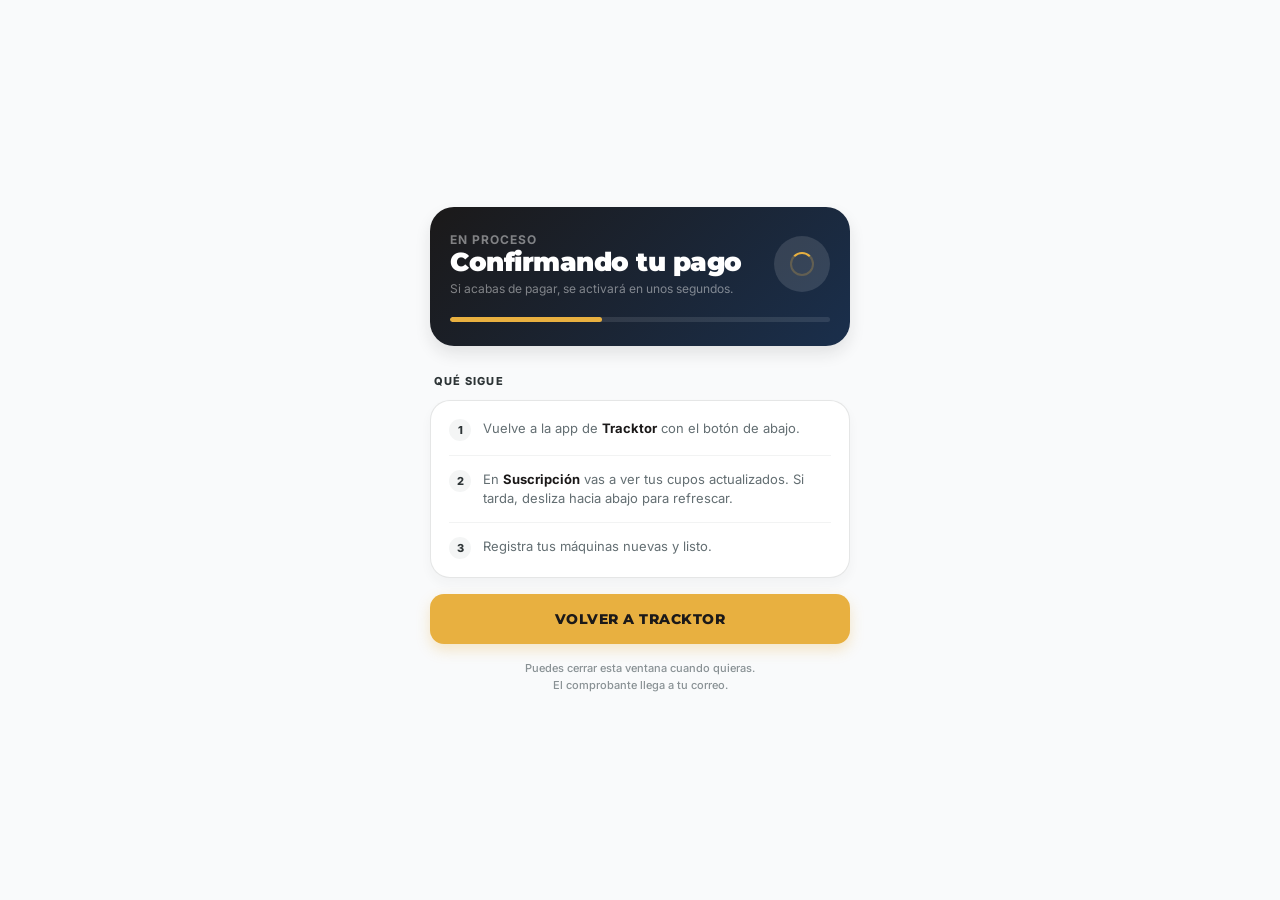
<file: pago-exitoso.html>
<!doctype html>
<html lang="es"><head><meta charset="utf-8" />
<meta name="viewport" content="width=device-width, initial-scale=1" />
<title>Pago exitoso · Tracktor</title>
<meta name="robots" content="noindex" />
<link rel="preconnect" href="https://fonts.googleapis.com">
<link rel="preconnect" href="https://fonts.gstatic.com" crossorigin>
<link href="https://fonts.googleapis.com/css2?family=Inter:wght@400;500;600;700;800&family=Montserrat:wght@700;800;900&display=swap" rel="stylesheet">
<style>
  /* Tokens tomados de la app (AppColors / AppTypography), para que esta pantalla
     se sienta continuación de Suscripción y Reportes y no de la landing. */
  :root {
    --bg: #F9FAFB;              /* AppColors.background */
    --primary: #2D3436;
    --primary-dark: #1B1919;
    --secondary: #636E72;
    --surface: #FFFFFF;
    --gold: #E8B040;            /* AppColors.accent */
    --green: #16A34A;           /* AppColors.success */
    --grad-a: #1B1919;          /* premiumGradient */
    --grad-b: #1A2F4C;
  }

  * { box-sizing: border-box; }

  body {
    font-family: 'Inter', system-ui, sans-serif;
    background: var(--bg);
    color: var(--primary-dark);
    margin: 0;
    min-height: 100vh;
    display: flex;
    align-items: center;
    justify-content: center;
    padding: 24px;
    -webkit-font-smoothing: antialiased;
  }

  .wrap { width: 100%; max-width: 420px; }

  /* Encabezado de sección: mismo patrón que RcmSectionHeader. */
  .section-header {
    font-size: 11px; font-weight: 800; letter-spacing: 1.2px;
    text-transform: uppercase; color: var(--primary);
    padding-left: 4px; margin: 0 0 12px;
  }

  /* ── Hero: la card de gradiente premium de Suscripción / Reportes ───────── */
  .hero {
    background: linear-gradient(135deg, var(--grad-a), var(--grad-b));
    border-radius: 24px;
    padding: 24px 20px;
    box-shadow: 0 8px 16px rgba(27,25,25,0.10);
  }
  .hero-top {
    display: flex; align-items: center;
    justify-content: space-between; gap: 16px;
  }
  .hero-label {
    font-size: 10px; font-weight: 700; letter-spacing: 1px;
    text-transform: uppercase; color: rgba(255,255,255,0.5);
    margin: 0 0 6px;
  }
  .hero h1 {
    font-family: 'Montserrat', sans-serif; font-weight: 900;
    color: #FFFFFF; font-size: 26px; letter-spacing: -0.5px;
    margin: 0 0 2px; line-height: 1.15;
  }
  .hero p {
    font-size: 12px; color: rgba(255,255,255,0.45);
    margin: 0; line-height: 1.45;
  }

  /* Círculo del ícono: igual que el del hero de Suscripción. */
  .glyph {
    flex: none; width: 56px; height: 56px; border-radius: 50%;
    background: rgba(255,255,255,0.12);
    display: flex; align-items: center; justify-content: center;
  }
  .glyph svg { width: 26px; height: 26px; }

  /* Spinner del estado "en proceso". */
  .spinner {
    width: 24px; height: 24px; border-radius: 50%;
    border: 2.5px solid rgba(232,176,64,0.25);
    border-top-color: var(--gold);
    animation: spin 0.9s linear infinite;
  }
  @keyframes spin { to { transform: rotate(360deg); } }

  .check { display: none; stroke: var(--green); fill: none;
    stroke-width: 3; stroke-linecap: round; stroke-linejoin: round; }
  .is-done .check { display: block; }
  .is-done .spinner { display: none; }
  .is-done .glyph {
    background: rgba(22,163,74,0.15);
    box-shadow: inset 0 0 0 2px rgba(22,163,74,0.35);
  }

  /* Barra de progreso: el mismo LinearProgressIndicator de "USO ACTUAL". */
  .bar {
    height: 5px; border-radius: 4px; overflow: hidden;
    background: rgba(255,255,255,0.10); margin-top: 20px;
  }
  .bar span {
    display: block; height: 100%; width: 40%; border-radius: 4px;
    background: var(--gold); animation: slide 1.4s ease-in-out infinite;
  }
  .is-done .bar span { width: 100%; background: var(--green); animation: none; }
  @keyframes slide {
    0%   { transform: translateX(-100%); }
    100% { transform: translateX(250%); }
  }

  /* ── Card blanca de detalle: surface + borde y sombra tenues ────────────── */
  .card {
    background: var(--surface);
    border-radius: 20px;
    border: 1px solid rgba(45,52,54,0.12);
    box-shadow: 0 6px 12px rgba(45,52,54,0.04);
    padding: 18px;
  }
  .step { display: flex; gap: 12px; align-items: flex-start; }
  .step + .step {
    margin-top: 14px; padding-top: 14px;
    border-top: 1px solid rgba(45,52,54,0.06);
  }
  .step-num {
    flex: none; width: 22px; height: 22px; border-radius: 50%;
    background: rgba(45,52,54,0.05); color: var(--primary);
    font-size: 11px; font-weight: 800;
    display: flex; align-items: center; justify-content: center;
  }
  .step-text { font-size: 13px; line-height: 1.45; color: var(--secondary); margin: 0; }
  .step-text b { color: var(--primary-dark); font-weight: 700; }

  /* ── CTA: dorado sobre oscuro, radio y peso de los botones de la app ────── */
  .btn {
    display: block; text-align: center; text-decoration: none;
    background: var(--gold); color: var(--primary-dark);
    font-family: 'Montserrat', sans-serif;
    font-weight: 800; font-size: 14px; letter-spacing: 0.5px;
    padding: 16px; border-radius: 14px;
    box-shadow: 0 6px 14px rgba(232,176,64,0.28);
    transition: transform 0.12s ease, box-shadow 0.12s ease;
  }
  .btn:active { transform: scale(0.98); box-shadow: 0 3px 8px rgba(232,176,64,0.24); }

  .foot {
    text-align: center; font-size: 11px; font-weight: 500;
    color: rgba(99,110,114,0.75); line-height: 1.5; margin: 0;
  }

  .stack > * + * { margin-top: 16px; }
  .gap-lg { margin-top: 28px !important; }

  @media (prefers-reduced-motion: reduce) {
    .spinner, .bar span { animation: none; }
  }
</style></head>
<body>
  <div class="wrap stack" id="root">

    <!-- Estado del pago -->
    <section class="hero">
      <div class="hero-top">
        <div>
          <p class="hero-label" id="badge">Confirmando…</p>
          <h1 id="title">Un momento…</h1>
          <p id="msg">Estamos confirmando tu pago.</p>
        </div>
        <div class="glyph">
          <div class="spinner" role="status" aria-label="Confirmando el pago"></div>
          <svg class="check" viewBox="0 0 24 24" aria-hidden="true"><path d="M20 6L9 17l-5-5"/></svg>
        </div>
      </div>
      <div class="bar"><span></span></div>
    </section>

    <!-- Qué sigue -->
    <div class="gap-lg">
      <p class="section-header">Qué sigue</p>
      <section class="card">
        <div class="step">
          <div class="step-num">1</div>
          <p class="step-text">Vuelve a la app de <b>Tracktor</b> con el botón de abajo.</p>
        </div>
        <div class="step">
          <div class="step-num">2</div>
          <p class="step-text">En <b>Suscripción</b> vas a ver tus cupos actualizados. Si tarda, desliza hacia abajo para refrescar.</p>
        </div>
        <div class="step">
          <div class="step-num">3</div>
          <p class="step-text">Registra tus máquinas nuevas y listo.</p>
        </div>
      </section>
    </div>

    <a class="btn" id="cta" href="rcm://subscription/success">VOLVER A TRACKTOR</a>

    <p class="foot">Puedes cerrar esta ventana cuando quieras.<br>El comprobante llega a tu correo.</p>
  </div>

  <script>
    // URL pública de la API de RCM.
    var API_BASE = 'https://rcm-api.koddo.tech';

    function getParam(name) {
      return new URLSearchParams(window.location.search).get(name);
    }

    function set(id, text) { document.getElementById(id).textContent = text; }

    function showConfirmed() {
      // `is-done` cambia el spinner por el check y tiñe de verde el estado.
      document.getElementById('root').className = 'wrap stack is-done';
      set('badge', 'Pago confirmado');
      set('title', '¡Todo listo!');
      set('msg', 'Tu suscripción se está activando.');
      // Deep link automático de vuelta a la app.
      setTimeout(function () { window.location.href = 'rcm://subscription/success'; }, 800);
    }

    function showPending() {
      set('badge', 'En proceso');
      set('title', 'Confirmando tu pago');
      set('msg', 'Si acabas de pagar, se activará en unos segundos.');
    }

    (function () {
      var token = getParam('token');
      if (!token) { showPending(); return; }
      fetch(API_BASE + '/subscriptions/checkout-success/verify?token=' + encodeURIComponent(token))
        .then(function (r) { return r.json(); })
        .then(function (d) { d && d.valid ? showConfirmed() : showPending(); })
        .catch(function () { showPending(); });
    })();
  </script>
</body></html>
</file>
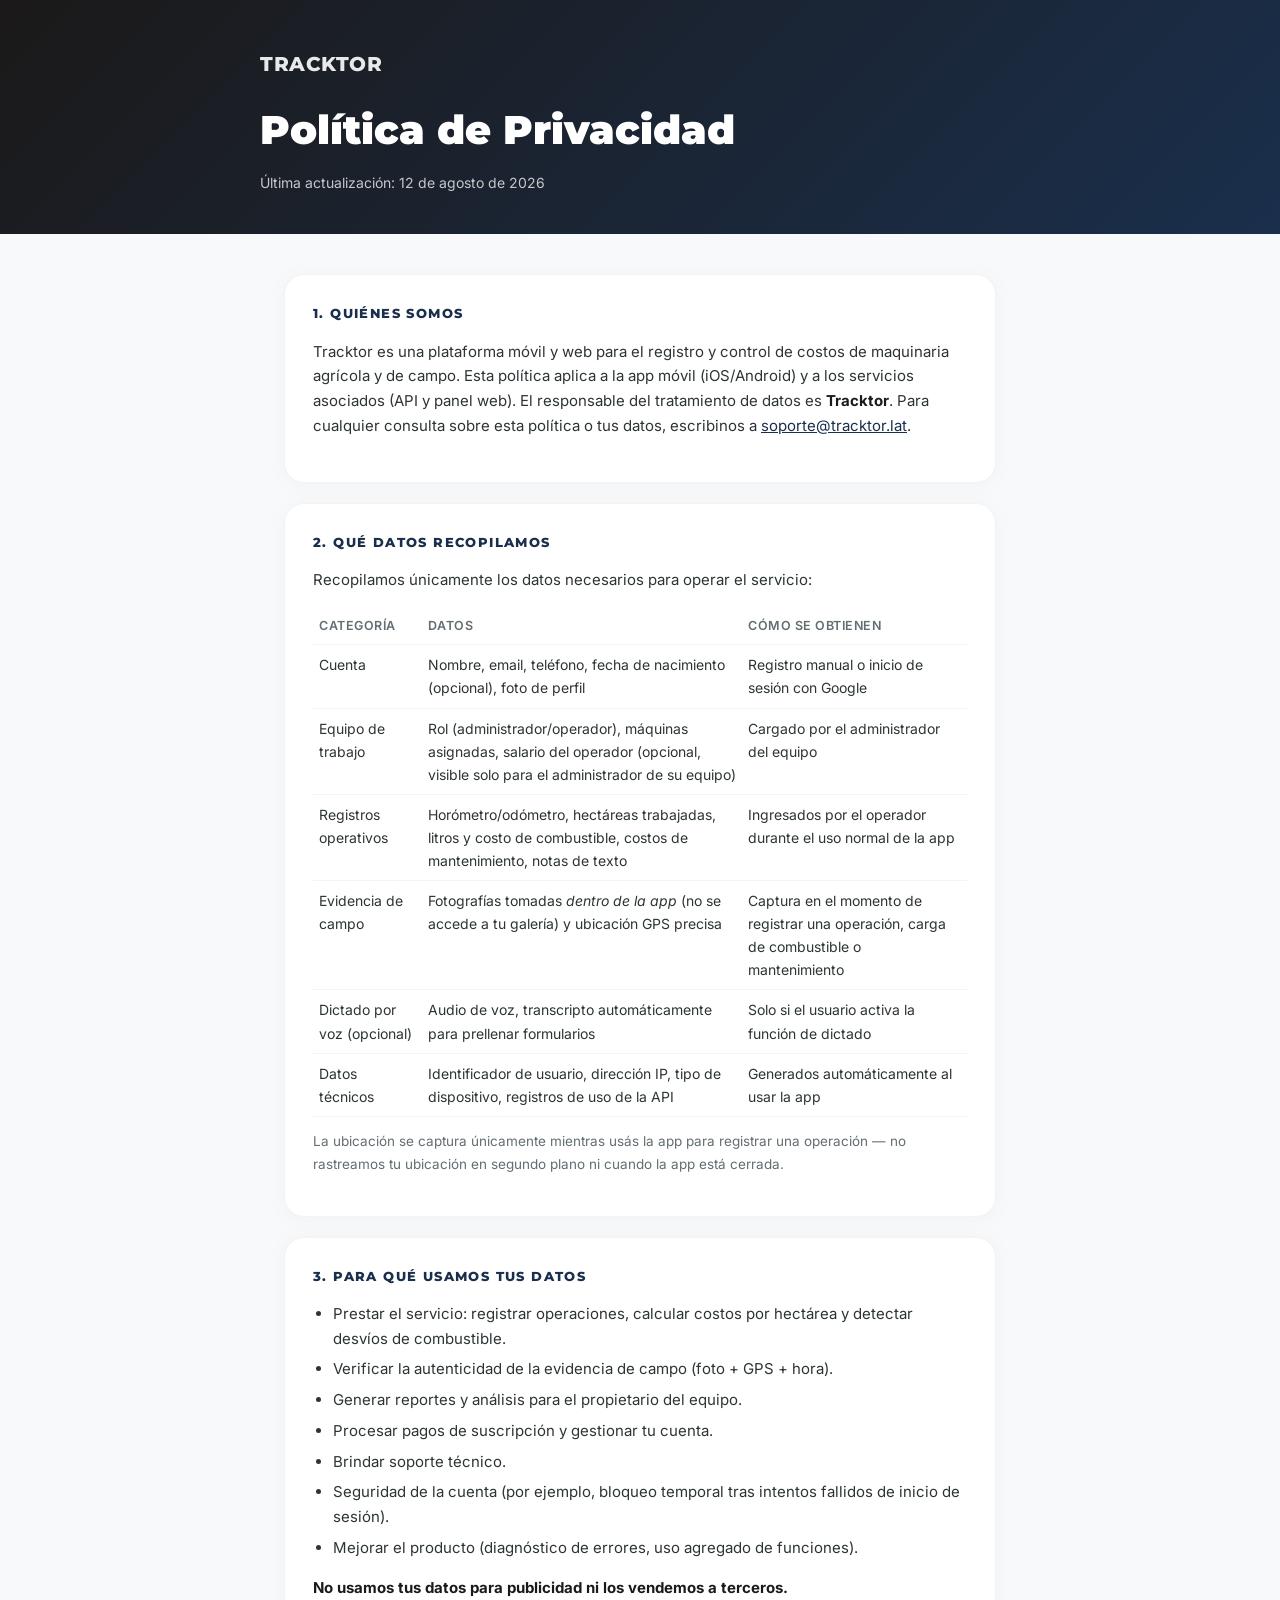
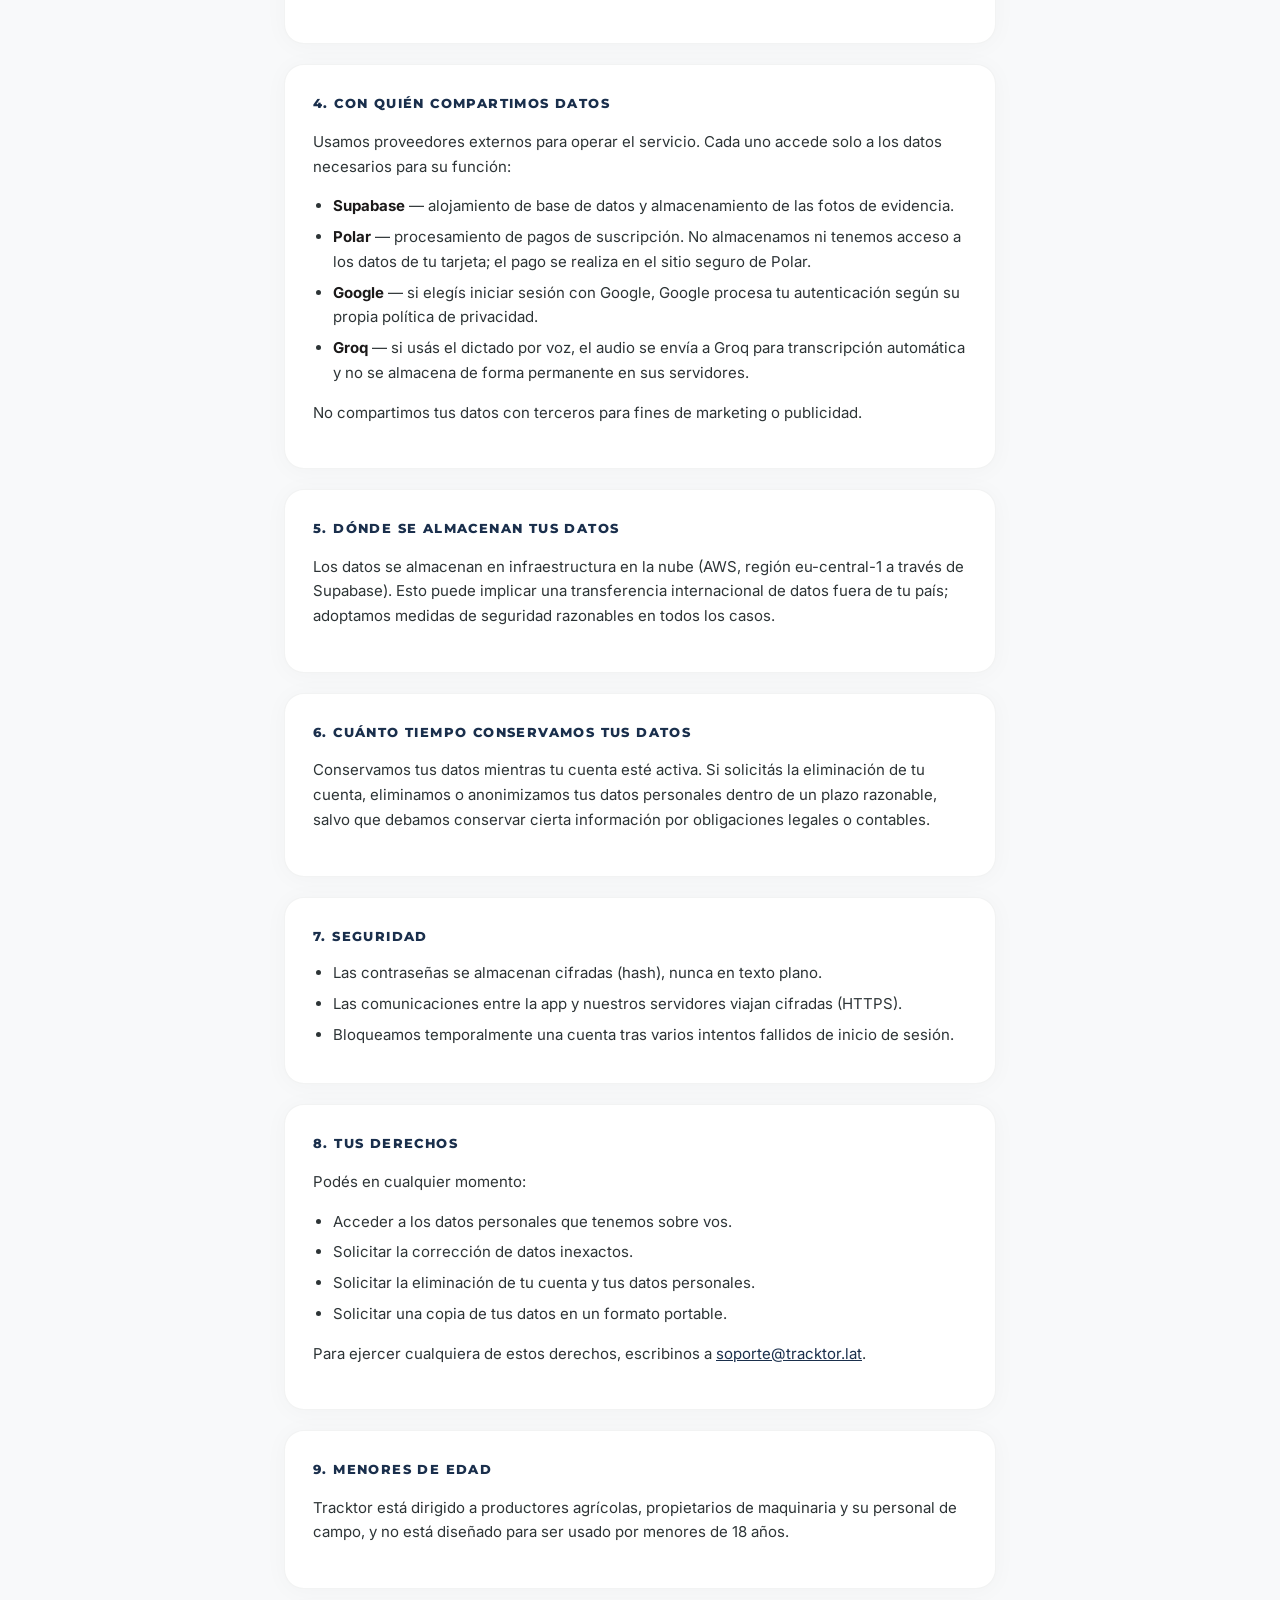
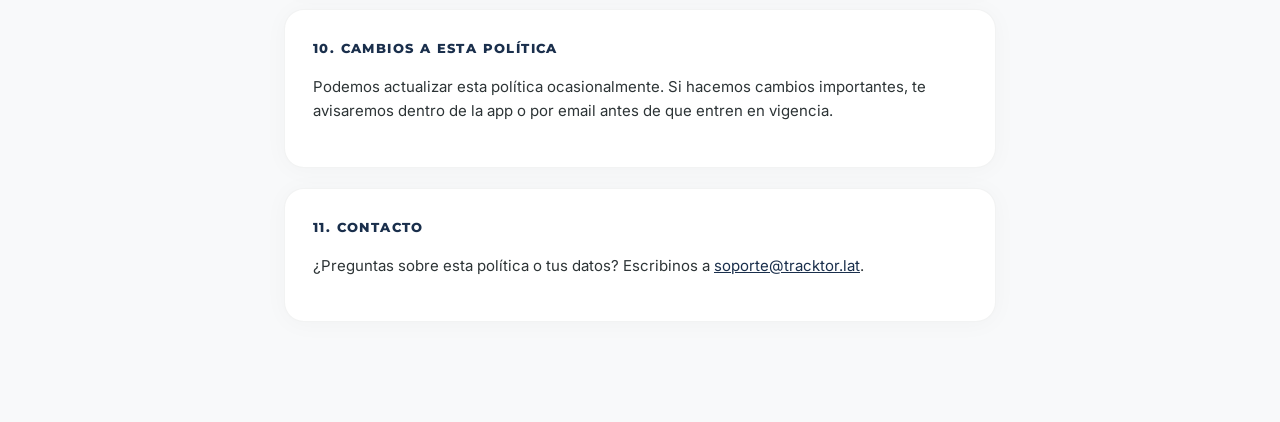
<file: privacidad.html>
<!DOCTYPE html>
<html lang="es">
<head>
  <meta charset="UTF-8" />
  <meta name="viewport" content="width=device-width, initial-scale=1.0" />
  <title>Política de Privacidad — Tracktor</title>
  <meta name="description" content="Política de privacidad de Tracktor: qué datos recopilamos, para qué los usamos y con quién los compartimos." />
  <link rel="canonical" href="https://tracktor.lat/privacidad.html" />
  <link rel="icon" href="assets/favicon-32.png" sizes="32x32" type="image/png" />
  <link href="https://fonts.googleapis.com/css2?family=Inter:wght@400;500;600;700&family=Montserrat:wght@600;700;800;900&display=swap" rel="stylesheet" />
  <style>
    :root {
      --navy-dark: #1B1919;
      --navy: #1A2F4C;
      --bg: #F8F9FA;
      --white: #FFFFFF;
      --text: #2D3436;
      --text-secondary: #636E72;
      --accent: #E8B040;
    }
    * { box-sizing: border-box; }
    body {
      margin: 0;
      background: var(--bg);
      color: var(--text);
      font-family: 'Inter', -apple-system, sans-serif;
      line-height: 1.65;
    }
    header {
      background: linear-gradient(135deg, var(--navy-dark), var(--navy));
      color: white;
      padding: 48px 24px 40px;
    }
    header .wrap { max-width: 760px; margin: 0 auto; }
    header .brand {
      font-family: 'Montserrat', sans-serif;
      font-weight: 800;
      font-size: 20px;
      letter-spacing: 0.5px;
      color: white;
      opacity: 0.9;
      margin: 0 0 16px;
    }
    header h1 {
      font-family: 'Montserrat', sans-serif;
      font-weight: 900;
      font-size: clamp(28px, 5vw, 40px);
      color: white;
      margin: 0 0 8px;
    }
    header p { color: white; opacity: 0.75; margin: 0; font-size: 14px; }
    main {
      max-width: 760px;
      margin: 0 auto;
      padding: 40px 24px 80px;
    }
    section {
      background: var(--white);
      border-radius: 20px;
      padding: 28px 28px;
      margin-bottom: 20px;
      border: 1px solid rgba(45, 52, 54, 0.06);
      box-shadow: 0 2px 24px rgba(0,0,0,0.03);
    }
    h2 {
      font-family: 'Montserrat', sans-serif;
      font-weight: 800;
      font-size: 13px;
      text-transform: uppercase;
      letter-spacing: 1.4px;
      color: var(--navy);
      margin: 0 0 14px;
    }
    p, li { color: var(--text); font-size: 15px; }
    ul { padding-left: 20px; margin: 8px 0; }
    li { margin-bottom: 6px; }
    strong { color: var(--navy-dark); }
    a { color: var(--navy); }
    .muted { color: var(--text-secondary); font-size: 13.5px; }
    /* La tabla scrollea dentro de su propio contenedor: sin esto sus 3 columnas
       de texto empujan el ancho de toda la página en móvil. */
    .table-scroll { overflow-x: auto; -webkit-overflow-scrolling: touch; margin-top: 8px; }
    table { width: 100%; min-width: 520px; border-collapse: collapse; }
    th, td { text-align: left; padding: 8px 6px; font-size: 14px; border-bottom: 1px solid rgba(45,52,54,0.06); vertical-align: top; }
    th { color: var(--text-secondary); font-weight: 600; font-size: 12.5px; text-transform: uppercase; letter-spacing: 0.5px; }
  </style>
</head>
<body>
  <header>
    <div class="wrap">
      <p class="brand">TRACKTOR</p>
      <h1>Política de Privacidad</h1>
      <p>Última actualización: 12 de agosto de 2026</p>
    </div>
  </header>

  <main>
    <section>
      <h2>1. Quiénes somos</h2>
      <p>
        Tracktor es una plataforma móvil y web para el registro y control de costos de
        maquinaria agrícola y de campo. Esta política aplica a la app móvil (iOS/Android)
        y a los servicios asociados (API y panel web). El responsable del tratamiento de
        datos es <strong>Tracktor</strong>. Para cualquier consulta sobre esta política o
        tus datos, escribinos a <a href="mailto:soporte@tracktor.lat">soporte@tracktor.lat</a>.
      </p>
    </section>

    <section>
      <h2>2. Qué datos recopilamos</h2>
      <p>Recopilamos únicamente los datos necesarios para operar el servicio:</p>
      <div class="table-scroll">
      <table>
        <tr><th>Categoría</th><th>Datos</th><th>Cómo se obtienen</th></tr>
        <tr>
          <td>Cuenta</td>
          <td>Nombre, email, teléfono, fecha de nacimiento (opcional), foto de perfil</td>
          <td>Registro manual o inicio de sesión con Google</td>
        </tr>
        <tr>
          <td>Equipo de trabajo</td>
          <td>Rol (administrador/operador), máquinas asignadas, salario del operador (opcional, visible solo para el administrador de su equipo)</td>
          <td>Cargado por el administrador del equipo</td>
        </tr>
        <tr>
          <td>Registros operativos</td>
          <td>Horómetro/odómetro, hectáreas trabajadas, litros y costo de combustible, costos de mantenimiento, notas de texto</td>
          <td>Ingresados por el operador durante el uso normal de la app</td>
        </tr>
        <tr>
          <td>Evidencia de campo</td>
          <td>Fotografías tomadas <em>dentro de la app</em> (no se accede a tu galería) y ubicación GPS precisa</td>
          <td>Captura en el momento de registrar una operación, carga de combustible o mantenimiento</td>
        </tr>
        <tr>
          <td>Dictado por voz (opcional)</td>
          <td>Audio de voz, transcripto automáticamente para prellenar formularios</td>
          <td>Solo si el usuario activa la función de dictado</td>
        </tr>
        <tr>
          <td>Datos técnicos</td>
          <td>Identificador de usuario, dirección IP, tipo de dispositivo, registros de uso de la API</td>
          <td>Generados automáticamente al usar la app</td>
        </tr>
      </table>
      </div>
      <p class="muted">
        La ubicación se captura únicamente mientras usás la app para registrar una
        operación — no rastreamos tu ubicación en segundo plano ni cuando la app está cerrada.
      </p>
    </section>

    <section>
      <h2>3. Para qué usamos tus datos</h2>
      <ul>
        <li>Prestar el servicio: registrar operaciones, calcular costos por hectárea y detectar desvíos de combustible.</li>
        <li>Verificar la autenticidad de la evidencia de campo (foto + GPS + hora).</li>
        <li>Generar reportes y análisis para el propietario del equipo.</li>
        <li>Procesar pagos de suscripción y gestionar tu cuenta.</li>
        <li>Brindar soporte técnico.</li>
        <li>Seguridad de la cuenta (por ejemplo, bloqueo temporal tras intentos fallidos de inicio de sesión).</li>
        <li>Mejorar el producto (diagnóstico de errores, uso agregado de funciones).</li>
      </ul>
      <p><strong>No usamos tus datos para publicidad ni los vendemos a terceros.</strong></p>
    </section>

    <section>
      <h2>4. Con quién compartimos datos</h2>
      <p>Usamos proveedores externos para operar el servicio. Cada uno accede solo a los datos necesarios para su función:</p>
      <ul>
        <li><strong>Supabase</strong> — alojamiento de base de datos y almacenamiento de las fotos de evidencia.</li>
        <li><strong>Polar</strong> — procesamiento de pagos de suscripción. No almacenamos ni tenemos acceso a los datos de tu tarjeta; el pago se realiza en el sitio seguro de Polar.</li>
        <li><strong>Google</strong> — si elegís iniciar sesión con Google, Google procesa tu autenticación según su propia política de privacidad.</li>
        <li><strong>Groq</strong> — si usás el dictado por voz, el audio se envía a Groq para transcripción automática y no se almacena de forma permanente en sus servidores.</li>
      </ul>
      <p>No compartimos tus datos con terceros para fines de marketing o publicidad.</p>
    </section>

    <section>
      <h2>5. Dónde se almacenan tus datos</h2>
      <p>
        Los datos se almacenan en infraestructura en la nube (AWS, región eu-central-1
        a través de Supabase). Esto puede implicar una transferencia internacional de
        datos fuera de tu país; adoptamos medidas de seguridad razonables en todos los
        casos.
      </p>
    </section>

    <section>
      <h2>6. Cuánto tiempo conservamos tus datos</h2>
      <p>
        Conservamos tus datos mientras tu cuenta esté activa. Si solicitás la eliminación
        de tu cuenta, eliminamos o anonimizamos tus datos personales dentro de un plazo
        razonable, salvo que debamos conservar cierta información por obligaciones legales
        o contables.
      </p>
    </section>

    <section>
      <h2>7. Seguridad</h2>
      <ul>
        <li>Las contraseñas se almacenan cifradas (hash), nunca en texto plano.</li>
        <li>Las comunicaciones entre la app y nuestros servidores viajan cifradas (HTTPS).</li>
        <li>Bloqueamos temporalmente una cuenta tras varios intentos fallidos de inicio de sesión.</li>
      </ul>
    </section>

    <section>
      <h2>8. Tus derechos</h2>
      <p>Podés en cualquier momento:</p>
      <ul>
        <li>Acceder a los datos personales que tenemos sobre vos.</li>
        <li>Solicitar la corrección de datos inexactos.</li>
        <li>Solicitar la eliminación de tu cuenta y tus datos personales.</li>
        <li>Solicitar una copia de tus datos en un formato portable.</li>
      </ul>
      <p>Para ejercer cualquiera de estos derechos, escribinos a <a href="mailto:soporte@tracktor.lat">soporte@tracktor.lat</a>.</p>
    </section>

    <section>
      <h2>9. Menores de edad</h2>
      <p>
        Tracktor está dirigido a productores agrícolas, propietarios de maquinaria y su
        personal de campo, y no está diseñado para ser usado por menores de 18 años.
      </p>
    </section>

    <section>
      <h2>10. Cambios a esta política</h2>
      <p>
        Podemos actualizar esta política ocasionalmente. Si hacemos cambios importantes,
        te avisaremos dentro de la app o por email antes de que entren en vigencia.
      </p>
    </section>

    <section>
      <h2>11. Contacto</h2>
      <p>
        ¿Preguntas sobre esta política o tus datos? Escribinos a
        <a href="mailto:soporte@tracktor.lat">soporte@tracktor.lat</a>.
      </p>
    </section>
  </main>
</body>
</html>
</file>
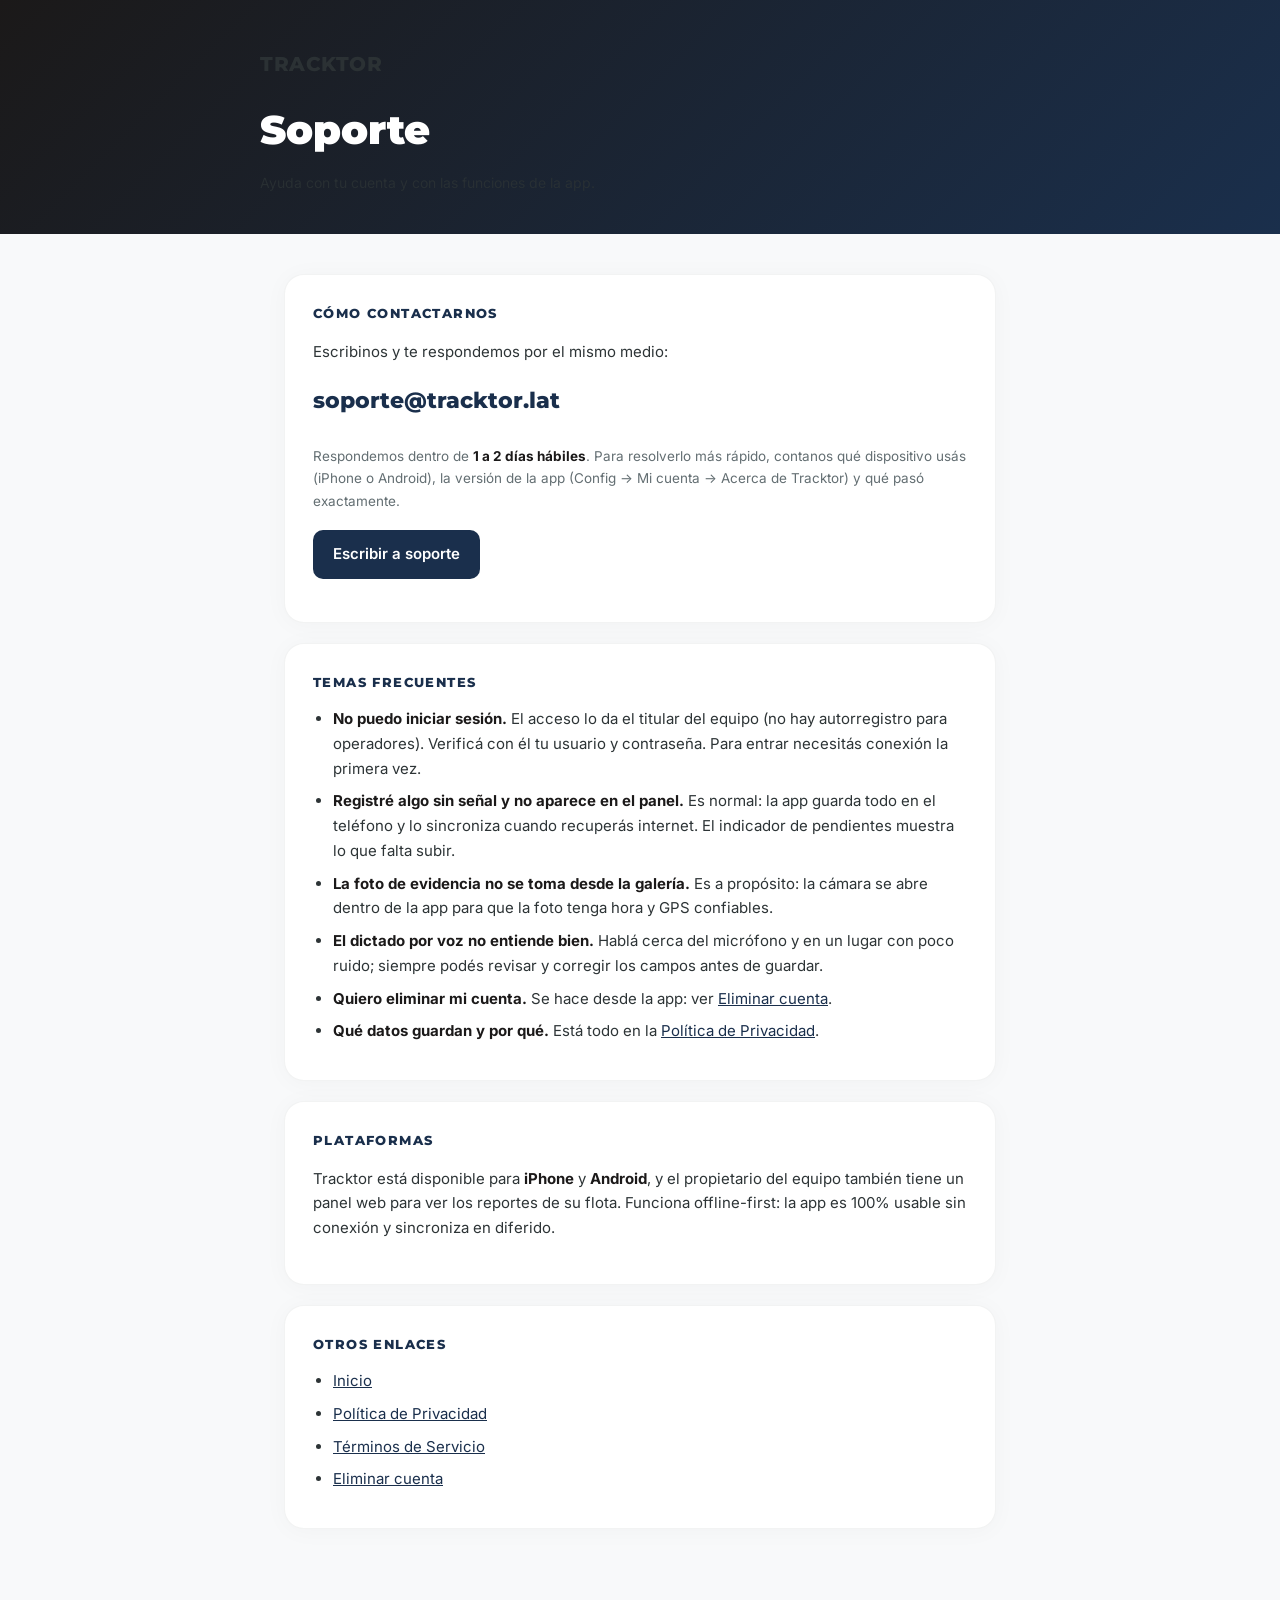
<file: soporte.html>
<!DOCTYPE html>
<html lang="es">
<head>
  <meta charset="UTF-8" />
  <meta name="viewport" content="width=device-width, initial-scale=1.0" />
  <title>Soporte — Tracktor</title>
  <meta name="description" content="Soporte de Tracktor: cómo contactarnos, tiempos de respuesta y ayuda con las funciones de la app." />
  <link rel="canonical" href="https://tracktor.lat/soporte.html" />
  <link rel="icon" href="assets/favicon-32.png" sizes="32x32" type="image/png" />
  <link href="https://fonts.googleapis.com/css2?family=Inter:wght@400;500;600;700&family=Montserrat:wght@600;700;800;900&display=swap" rel="stylesheet" />
  <style>
    :root {
      --navy-dark: #1B1919;
      --navy: #1A2F4C;
      --bg: #F8F9FA;
      --white: #FFFFFF;
      --text: #2D3436;
      --text-secondary: #636E72;
      --accent: #E8B040;
    }
    * { box-sizing: border-box; }
    body {
      margin: 0;
      background: var(--bg);
      color: var(--text);
      font-family: 'Inter', -apple-system, sans-serif;
      line-height: 1.65;
    }
    header {
      background: linear-gradient(135deg, var(--navy-dark), var(--navy));
      color: white;
      padding: 48px 24px 40px;
    }
    header .wrap { max-width: 760px; margin: 0 auto; }
    header .brand {
      font-family: 'Montserrat', sans-serif;
      font-weight: 800;
      font-size: 20px;
      letter-spacing: 0.5px;
      opacity: 0.9;
      margin: 0 0 16px;
    }
    header h1 {
      font-family: 'Montserrat', sans-serif;
      font-weight: 900;
      font-size: clamp(28px, 5vw, 40px);
      margin: 0 0 8px;
    }
    header p { opacity: 0.75; margin: 0; font-size: 14px; }
    main {
      max-width: 760px;
      margin: 0 auto;
      padding: 40px 24px 80px;
    }
    section {
      background: var(--white);
      border-radius: 20px;
      padding: 28px 28px;
      margin-bottom: 20px;
      border: 1px solid rgba(45, 52, 54, 0.06);
      box-shadow: 0 2px 24px rgba(0,0,0,0.03);
    }
    h2 {
      font-family: 'Montserrat', sans-serif;
      font-weight: 800;
      font-size: 13px;
      text-transform: uppercase;
      letter-spacing: 1.4px;
      color: var(--navy);
      margin: 0 0 14px;
    }
    p, li { color: var(--text); font-size: 15px; }
    ul { padding-left: 20px; margin: 8px 0; }
    li { margin-bottom: 8px; }
    strong { color: var(--navy-dark); }
    a { color: var(--navy); }
    .muted { color: var(--text-secondary); font-size: 13.5px; }
    .contact-email {
      font-family: 'Montserrat', sans-serif;
      font-weight: 800;
      font-size: clamp(18px, 3.5vw, 22px);
      color: var(--navy);
      text-decoration: none;
      display: inline-block;
      margin: 4px 0 12px;
    }
    .btn {
      display: inline-block;
      background: var(--navy);
      color: white;
      text-decoration: none;
      padding: 12px 20px;
      border-radius: 10px;
      font-weight: 600;
      margin-top: 4px;
    }
  </style>
</head>
<body>
  <header>
    <div class="wrap">
      <p class="brand">TRACKTOR</p>
      <h1>Soporte</h1>
      <p>Ayuda con tu cuenta y con las funciones de la app.</p>
    </div>
  </header>

  <main>
    <section>
      <h2>Cómo contactarnos</h2>
      <p>Escribinos y te respondemos por el mismo medio:</p>
      <a class="contact-email" href="mailto:soporte@tracktor.lat?subject=Soporte%20Tracktor">soporte@tracktor.lat</a>
      <p class="muted">
        Respondemos dentro de <strong>1 a 2 días hábiles</strong>. Para resolverlo
        más rápido, contanos qué dispositivo usás (iPhone o Android), la versión de
        la app (Config → Mi cuenta → Acerca de Tracktor) y qué pasó exactamente.
      </p>
      <p style="margin-top:14px;">
        <a class="btn" href="mailto:soporte@tracktor.lat?subject=Soporte%20Tracktor">Escribir a soporte</a>
      </p>
    </section>

    <section>
      <h2>Temas frecuentes</h2>
      <ul>
        <li>
          <strong>No puedo iniciar sesión.</strong> El acceso lo da el titular del
          equipo (no hay autorregistro para operadores). Verificá con él tu usuario
          y contraseña. Para entrar necesitás conexión la primera vez.
        </li>
        <li>
          <strong>Registré algo sin señal y no aparece en el panel.</strong> Es
          normal: la app guarda todo en el teléfono y lo sincroniza cuando
          recuperás internet. El indicador de pendientes muestra lo que falta subir.
        </li>
        <li>
          <strong>La foto de evidencia no se toma desde la galería.</strong> Es a
          propósito: la cámara se abre dentro de la app para que la foto tenga hora
          y GPS confiables.
        </li>
        <li>
          <strong>El dictado por voz no entiende bien.</strong> Hablá cerca del
          micrófono y en un lugar con poco ruido; siempre podés revisar y corregir
          los campos antes de guardar.
        </li>
        <li>
          <strong>Quiero eliminar mi cuenta.</strong> Se hace desde la app: ver
          <a href="/eliminar-cuenta.html">Eliminar cuenta</a>.
        </li>
        <li>
          <strong>Qué datos guardan y por qué.</strong> Está todo en la
          <a href="/privacidad.html">Política de Privacidad</a>.
        </li>
      </ul>
    </section>

    <section>
      <h2>Plataformas</h2>
      <p>
        Tracktor está disponible para <strong>iPhone</strong> y <strong>Android</strong>,
        y el propietario del equipo también tiene un panel web para ver los reportes
        de su flota. Funciona offline-first: la app es 100% usable sin conexión y
        sincroniza en diferido.
      </p>
    </section>

    <section>
      <h2>Otros enlaces</h2>
      <ul>
        <li><a href="/">Inicio</a></li>
        <li><a href="/privacidad.html">Política de Privacidad</a></li>
        <li><a href="/terminos.html">Términos de Servicio</a></li>
        <li><a href="/eliminar-cuenta.html">Eliminar cuenta</a></li>
      </ul>
    </section>
  </main>
</body>
</html>
</file>
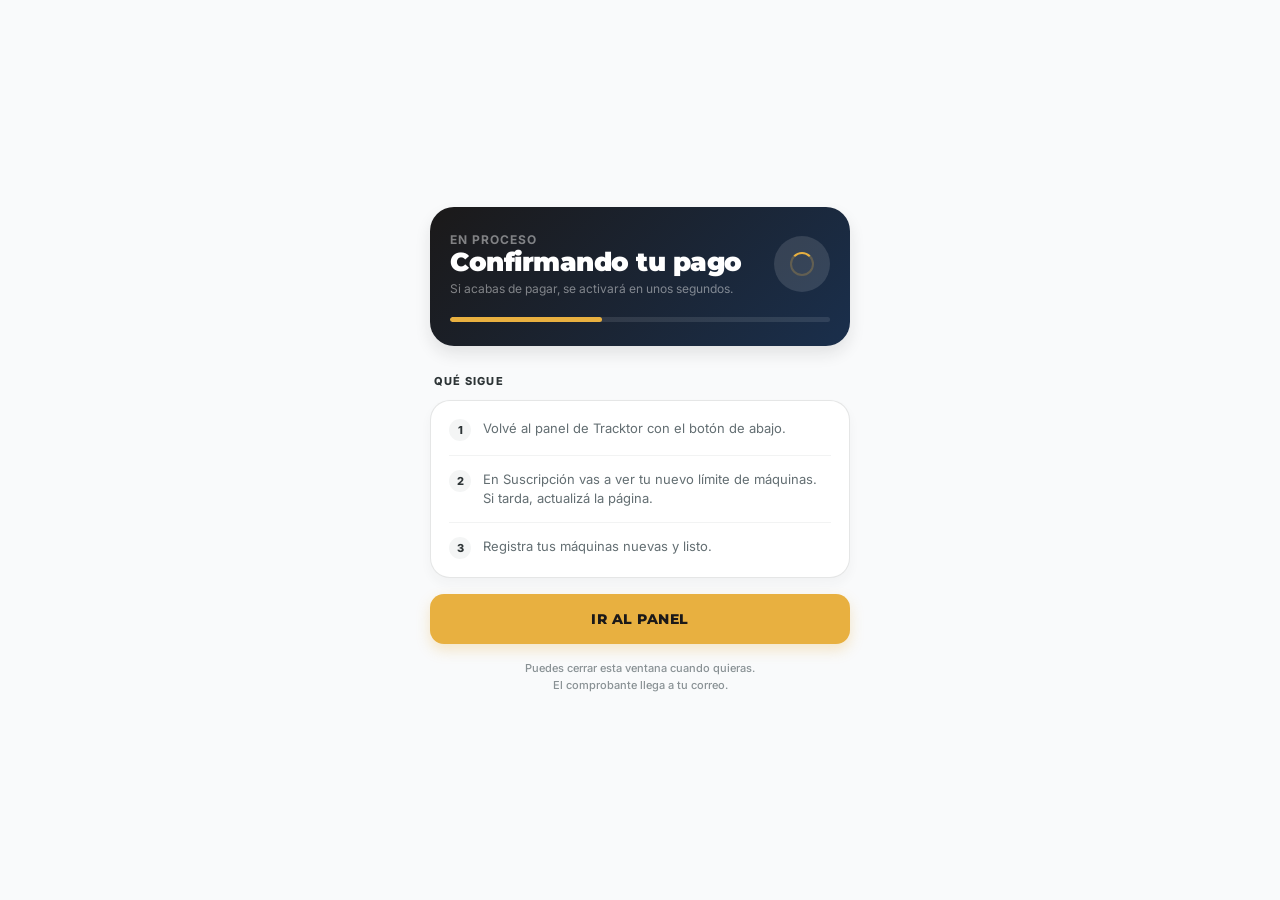
<file: subscription-checkout-success.html>
<!doctype html>
<html lang="es"><head><meta charset="utf-8" />
<meta name="viewport" content="width=device-width, initial-scale=1" />
<title>Pago exitoso · Tracktor</title>
<meta name="robots" content="noindex" />
<link rel="preconnect" href="https://fonts.googleapis.com">
<link rel="preconnect" href="https://fonts.gstatic.com" crossorigin>
<link href="https://fonts.googleapis.com/css2?family=Inter:wght@400;500;600;700;800&family=Montserrat:wght@700;800;900&display=swap" rel="stylesheet">
<style>
  /* Tokens tomados de la app (AppColors / AppTypography), para que esta pantalla
     se sienta continuación de Suscripción y Reportes y no de la landing. */
  :root {
    --bg: #F9FAFB;              /* AppColors.background */
    --primary: #2D3436;
    --primary-dark: #1B1919;
    --secondary: #636E72;
    --surface: #FFFFFF;
    --gold: #E8B040;            /* AppColors.accent */
    --green: #16A34A;           /* AppColors.success */
    --grad-a: #1B1919;          /* premiumGradient */
    --grad-b: #1A2F4C;
  }

  * { box-sizing: border-box; }

  body {
    font-family: 'Inter', system-ui, sans-serif;
    background: var(--bg);
    color: var(--primary-dark);
    margin: 0;
    min-height: 100vh;
    display: flex;
    align-items: center;
    justify-content: center;
    padding: 24px;
    -webkit-font-smoothing: antialiased;
  }

  .wrap { width: 100%; max-width: 420px; }

  /* Encabezado de sección: mismo patrón que RcmSectionHeader. */
  .section-header {
    font-size: 11px; font-weight: 800; letter-spacing: 1.2px;
    text-transform: uppercase; color: var(--primary);
    padding-left: 4px; margin: 0 0 12px;
  }

  /* ── Hero: la card de gradiente premium de Suscripción / Reportes ───────── */
  .hero {
    background: linear-gradient(135deg, var(--grad-a), var(--grad-b));
    border-radius: 24px;
    padding: 24px 20px;
    box-shadow: 0 8px 16px rgba(27,25,25,0.10);
  }
  .hero-top {
    display: flex; align-items: center;
    justify-content: space-between; gap: 16px;
  }
  .hero-label {
    font-size: 10px; font-weight: 700; letter-spacing: 1px;
    text-transform: uppercase; color: rgba(255,255,255,0.5);
    margin: 0 0 6px;
  }
  .hero h1 {
    font-family: 'Montserrat', sans-serif; font-weight: 900;
    color: #FFFFFF; font-size: 26px; letter-spacing: -0.5px;
    margin: 0 0 2px; line-height: 1.15;
  }
  .hero p {
    font-size: 12px; color: rgba(255,255,255,0.45);
    margin: 0; line-height: 1.45;
  }

  /* Círculo del ícono: igual que el del hero de Suscripción. */
  .glyph {
    flex: none; width: 56px; height: 56px; border-radius: 50%;
    background: rgba(255,255,255,0.12);
    display: flex; align-items: center; justify-content: center;
  }
  .glyph svg { width: 26px; height: 26px; }

  /* Spinner del estado "en proceso". */
  .spinner {
    width: 24px; height: 24px; border-radius: 50%;
    border: 2.5px solid rgba(232,176,64,0.25);
    border-top-color: var(--gold);
    animation: spin 0.9s linear infinite;
  }
  @keyframes spin { to { transform: rotate(360deg); } }

  .check { display: none; stroke: var(--green); fill: none;
    stroke-width: 3; stroke-linecap: round; stroke-linejoin: round; }
  .is-done .check { display: block; }
  .is-done .spinner { display: none; }
  .is-done .glyph {
    background: rgba(22,163,74,0.15);
    box-shadow: inset 0 0 0 2px rgba(22,163,74,0.35);
  }

  /* Barra de progreso: el mismo LinearProgressIndicator de "USO ACTUAL". */
  .bar {
    height: 5px; border-radius: 4px; overflow: hidden;
    background: rgba(255,255,255,0.10); margin-top: 20px;
  }
  .bar span {
    display: block; height: 100%; width: 40%; border-radius: 4px;
    background: var(--gold); animation: slide 1.4s ease-in-out infinite;
  }
  .is-done .bar span { width: 100%; background: var(--green); animation: none; }
  @keyframes slide {
    0%   { transform: translateX(-100%); }
    100% { transform: translateX(250%); }
  }

  /* ── Card blanca de detalle: surface + borde y sombra tenues ────────────── */
  .card {
    background: var(--surface);
    border-radius: 20px;
    border: 1px solid rgba(45,52,54,0.12);
    box-shadow: 0 6px 12px rgba(45,52,54,0.04);
    padding: 18px;
  }
  .step { display: flex; gap: 12px; align-items: flex-start; }
  .step + .step {
    margin-top: 14px; padding-top: 14px;
    border-top: 1px solid rgba(45,52,54,0.06);
  }
  .step-num {
    flex: none; width: 22px; height: 22px; border-radius: 50%;
    background: rgba(45,52,54,0.05); color: var(--primary);
    font-size: 11px; font-weight: 800;
    display: flex; align-items: center; justify-content: center;
  }
  .step-text { font-size: 13px; line-height: 1.45; color: var(--secondary); margin: 0; }
  .step-text b { color: var(--primary-dark); font-weight: 700; }

  /* ── CTA: dorado sobre oscuro, radio y peso de los botones de la app ────── */
  .btn {
    display: block; text-align: center; text-decoration: none;
    background: var(--gold); color: var(--primary-dark);
    font-family: 'Montserrat', sans-serif;
    font-weight: 800; font-size: 14px; letter-spacing: 0.5px;
    padding: 16px; border-radius: 14px;
    box-shadow: 0 6px 14px rgba(232,176,64,0.28);
    transition: transform 0.12s ease, box-shadow 0.12s ease;
  }
  .btn:active { transform: scale(0.98); box-shadow: 0 3px 8px rgba(232,176,64,0.24); }

  .foot {
    text-align: center; font-size: 11px; font-weight: 500;
    color: rgba(99,110,114,0.75); line-height: 1.5; margin: 0;
  }

  .stack > * + * { margin-top: 16px; }
  .gap-lg { margin-top: 28px !important; }

  @media (prefers-reduced-motion: reduce) {
    .spinner, .bar span { animation: none; }
  }
</style></head>
<body>
  <div class="wrap stack" id="root">

    <!-- Estado del pago -->
    <section class="hero">
      <div class="hero-top">
        <div>
          <p class="hero-label" id="badge">Confirmando…</p>
          <h1 id="title">Un momento…</h1>
          <p id="msg">Estamos confirmando tu pago.</p>
        </div>
        <div class="glyph">
          <div class="spinner" role="status" aria-label="Confirmando el pago"></div>
          <svg class="check" viewBox="0 0 24 24" aria-hidden="true"><path d="M20 6L9 17l-5-5"/></svg>
        </div>
      </div>
      <div class="bar"><span></span></div>
    </section>

    <!-- Qué sigue -->
    <div class="gap-lg">
      <p class="section-header">Qué sigue</p>
      <section class="card">
        <div class="step">
          <div class="step-num">1</div>
          <p class="step-text" id="paso1">Vuelve a la app de <b>Tracktor</b> con el botón de abajo.</p>
        </div>
        <div class="step">
          <div class="step-num">2</div>
          <p class="step-text" id="paso2">En <b>Suscripción</b> vas a ver tu nuevo límite de máquinas. Si tarda, desliza hacia abajo para refrescar.</p>
        </div>
        <div class="step">
          <div class="step-num">3</div>
          <p class="step-text">Registra tus máquinas nuevas y listo.</p>
        </div>
      </section>
    </div>

    <a class="btn" id="cta" href="rcm://subscription/success">VOLVER A TRACKTOR</a>

    <p class="foot">Puedes cerrar esta ventana cuando quieras.<br>El comprobante llega a tu correo.</p>
  </div>

  <script>
    // URL pública de la API de RCM.
    var API_BASE = 'https://rcm-api.koddo.tech';

    // Panel web del cliente. Es a donde vuelve quien pagó desde una computadora.
    var PANEL_URL = 'https://dash.tracktor.lat/suscripcion';

    var APP_DEEP_LINK = 'rcm://subscription/success';

    /**
     * ¿El dispositivo puede abrir la app?
     *
     * El deep link `rcm://` solo significa algo en un teléfono con la app
     * instalada. En una computadora el navegador no tiene qué hacer con ese
     * esquema: se queda en la página o muestra un error. Como el panel web
     * ofrece la misma pantalla de Suscripción, ahí es a donde conviene volver.
     *
     * iPadOS 13+ se identifica como «Macintosh», así que no alcanza con mirar
     * el user agent: se lo distingue de una Mac por los puntos táctiles.
     */
    function puedeAbrirLaApp() {
      var ua = navigator.userAgent || '';
      if (/Android|iPhone|iPad|iPod/i.test(ua)) return true;
      return /Macintosh/.test(ua) && navigator.maxTouchPoints > 1;
    }

    var enMovil = puedeAbrirLaApp();
    var destino = enMovil ? APP_DEEP_LINK : PANEL_URL;

    function getParam(name) {
      return new URLSearchParams(window.location.search).get(name);
    }

    function set(id, text) { document.getElementById(id).textContent = text; }

    /**
     * Adapta el botón y las instrucciones al dispositivo.
     *
     * Se hace apenas carga la página y no solo al confirmar el pago: aunque la
     * confirmación quede pendiente, el botón tiene que llevar a algún lado que
     * exista.
     */
    function ajustarDestino() {
      var cta = document.getElementById('cta');
      cta.href = destino;
      cta.textContent = enMovil ? 'VOLVER A TRACKTOR' : 'IR AL PANEL';

      if (enMovil) return;

      set('paso1', 'Volvé al panel de Tracktor con el botón de abajo.');
      set('paso2', 'En Suscripción vas a ver tu nuevo límite de máquinas. Si tarda, actualizá la página.');
    }

    function showConfirmed() {
      // `is-done` cambia el spinner por el check y tiñe de verde el estado.
      document.getElementById('root').className = 'wrap stack is-done';
      set('badge', 'Pago confirmado');
      set('title', '¡Todo listo!');
      set('msg', 'Tu suscripción se está activando.');
      // En móvil el salto es a la app; en escritorio, al panel. Un poco más de
      // margen en escritorio para que se alcance a leer la confirmación: acá el
      // cambio no es de aplicación, es la misma ventana navegando.
      setTimeout(function () { window.location.href = destino; }, enMovil ? 800 : 1800);
    }

    function showPending() {
      set('badge', 'En proceso');
      set('title', 'Confirmando tu pago');
      set('msg', 'Si acabas de pagar, se activará en unos segundos.');
    }

    (function () {
      ajustarDestino();

      var token = getParam('token');
      if (!token) { showPending(); return; }
      fetch(API_BASE + '/subscriptions/checkout-success/verify?token=' + encodeURIComponent(token))
        .then(function (r) { return r.json(); })
        .then(function (d) { d && d.valid ? showConfirmed() : showPending(); })
        .catch(function () { showPending(); });
    })();
  </script>
</body></html>
</file>
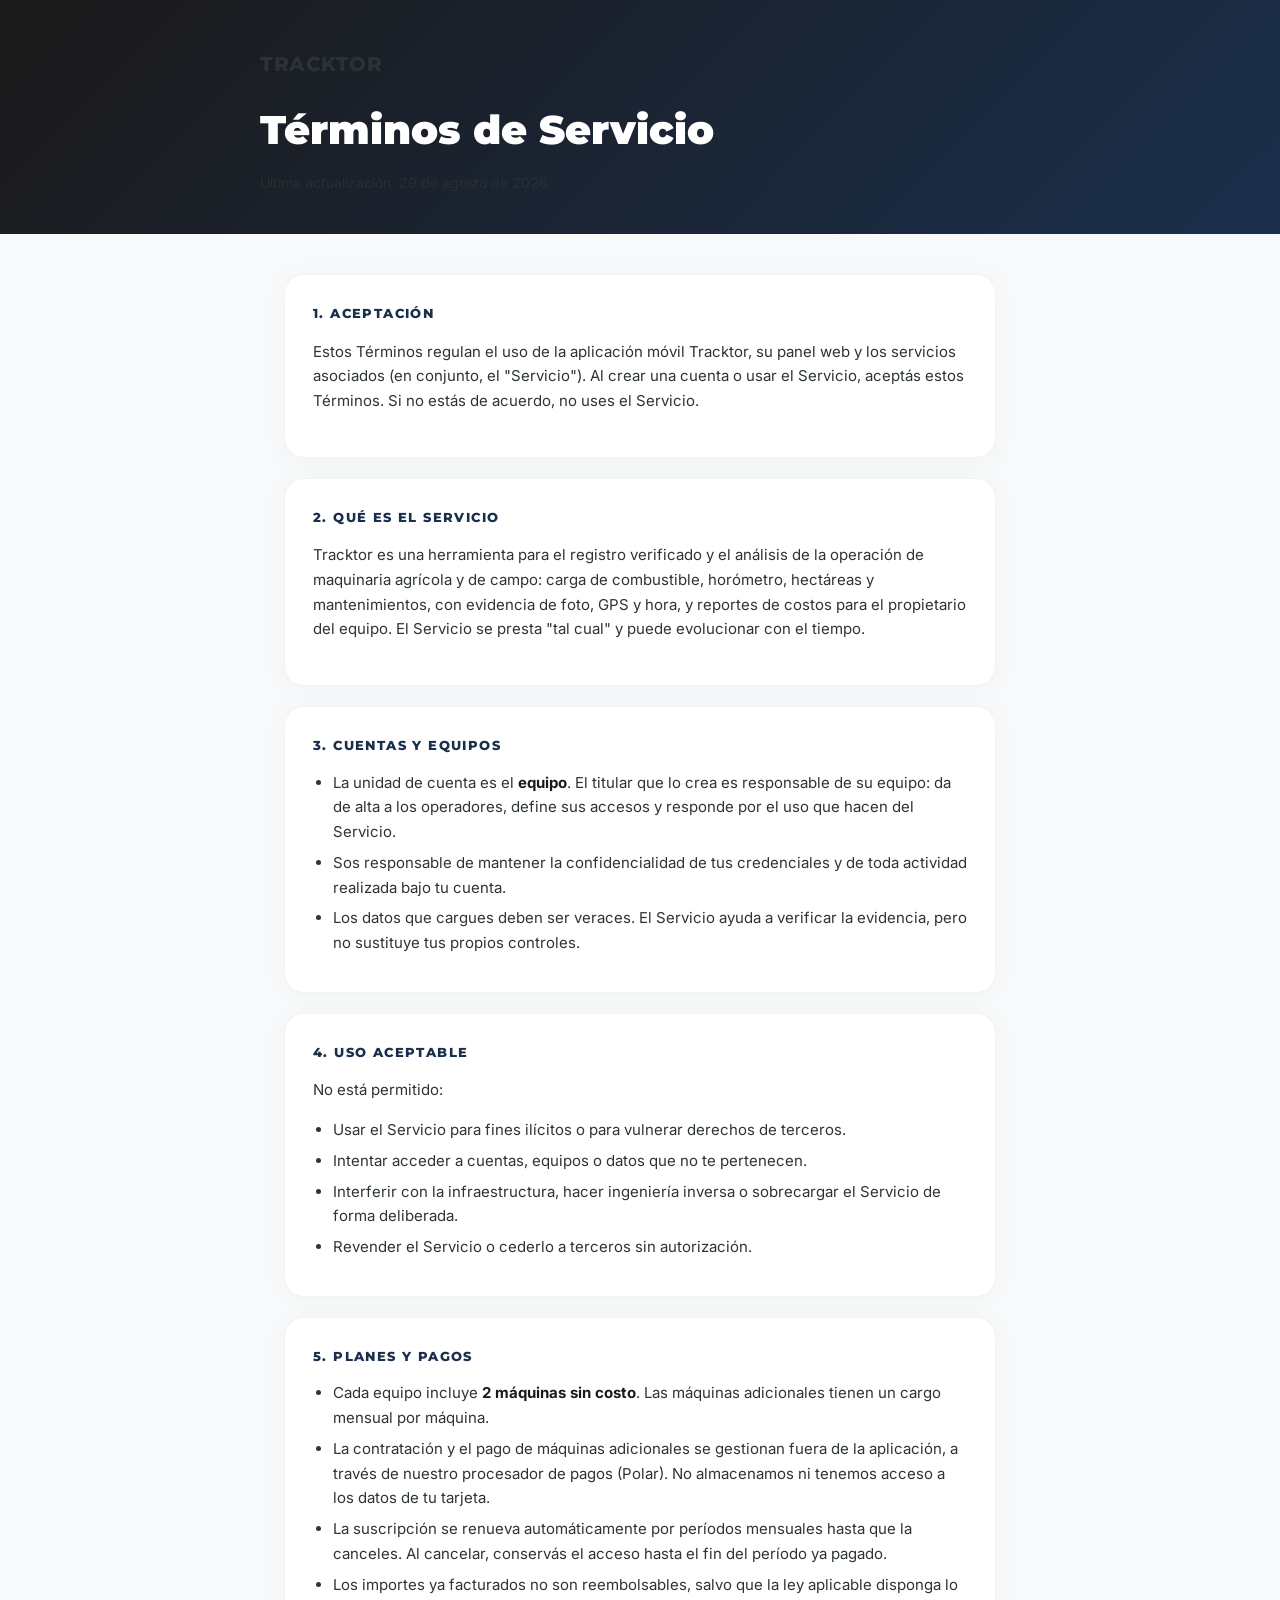
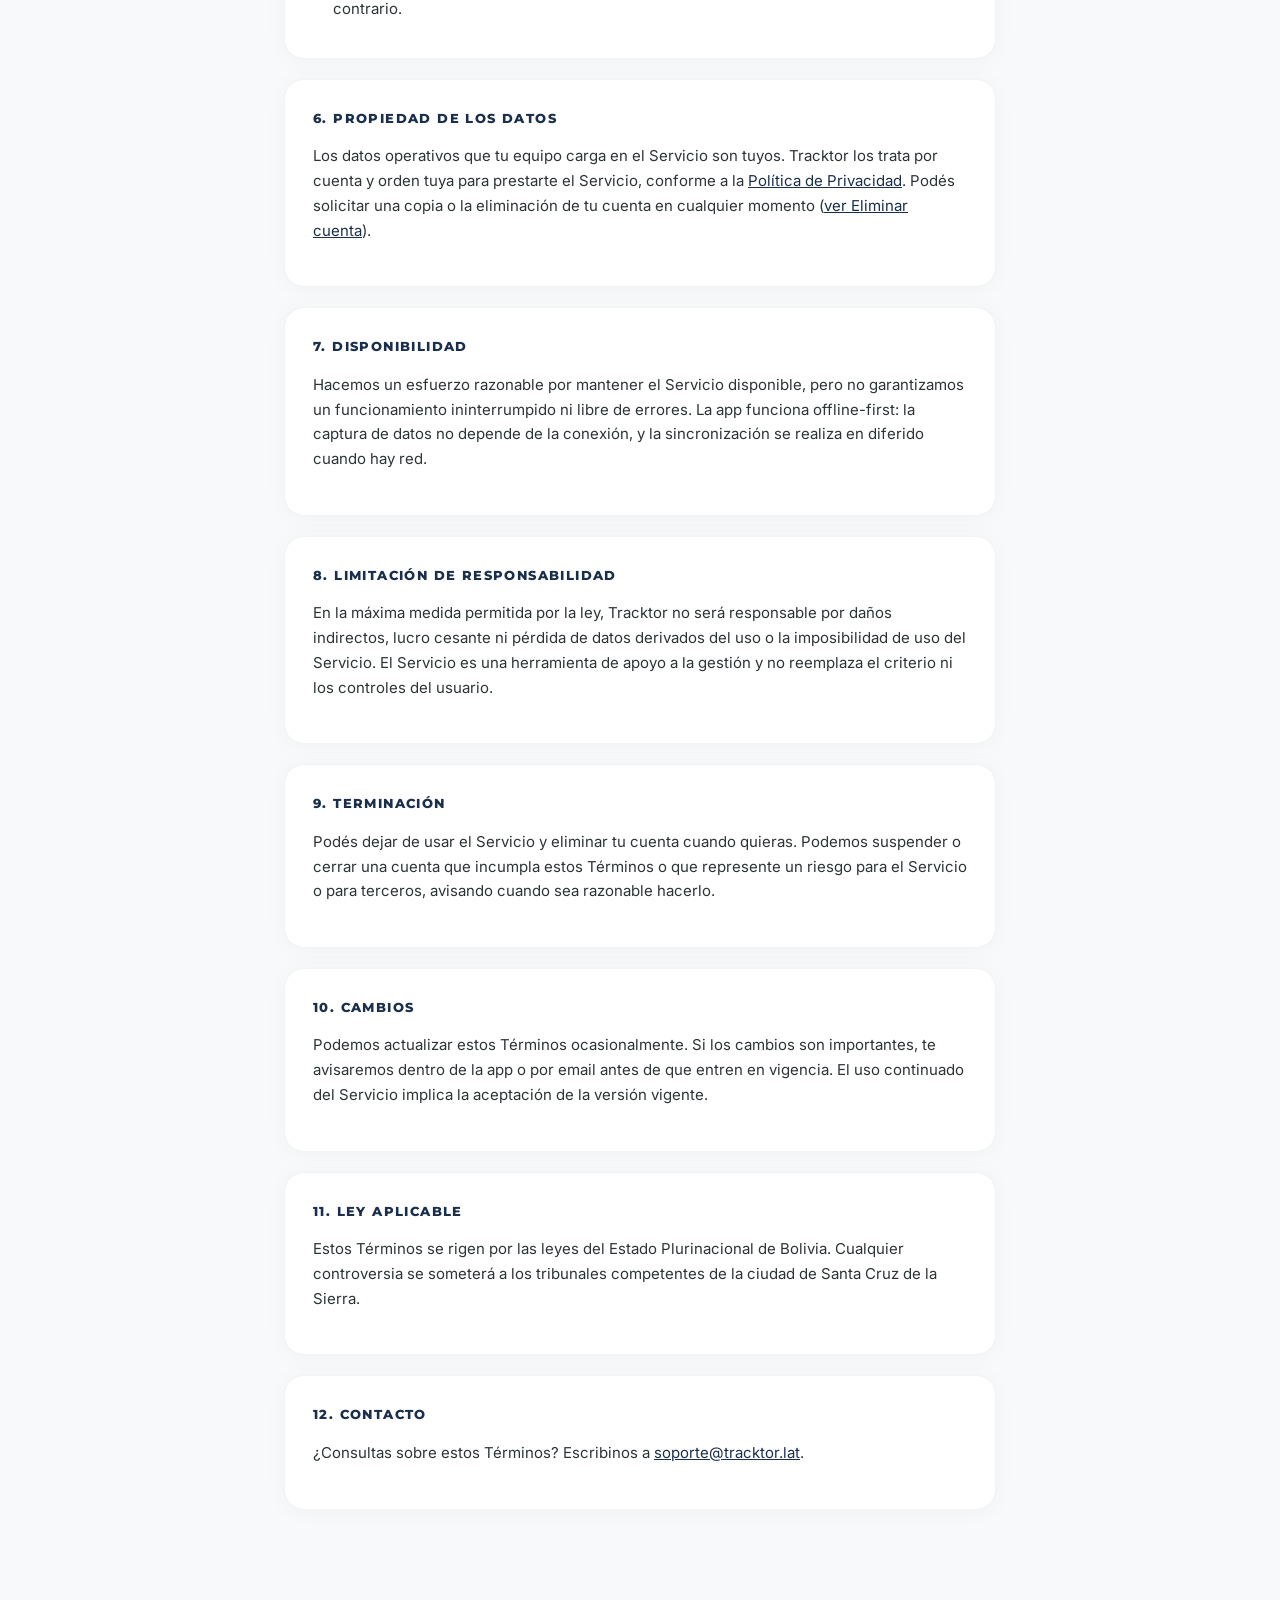
<file: terminos.html>
<!DOCTYPE html>
<html lang="es">
<head>
  <meta charset="UTF-8" />
  <meta name="viewport" content="width=device-width, initial-scale=1.0" />
  <title>Términos de Servicio — Tracktor</title>
  <meta name="description" content="Términos de Servicio de Tracktor: condiciones de uso de la app y del servicio." />
  <link rel="canonical" href="https://tracktor.lat/terminos.html" />
  <link rel="icon" href="assets/favicon-32.png" sizes="32x32" type="image/png" />
  <link href="https://fonts.googleapis.com/css2?family=Inter:wght@400;500;600;700&family=Montserrat:wght@600;700;800;900&display=swap" rel="stylesheet" />
  <style>
    :root {
      --navy-dark: #1B1919;
      --navy: #1A2F4C;
      --bg: #F8F9FA;
      --white: #FFFFFF;
      --text: #2D3436;
      --text-secondary: #636E72;
      --accent: #E8B040;
    }
    * { box-sizing: border-box; }
    body {
      margin: 0;
      background: var(--bg);
      color: var(--text);
      font-family: 'Inter', -apple-system, sans-serif;
      line-height: 1.65;
    }
    header {
      background: linear-gradient(135deg, var(--navy-dark), var(--navy));
      color: white;
      padding: 48px 24px 40px;
    }
    header .wrap { max-width: 760px; margin: 0 auto; }
    header .brand {
      font-family: 'Montserrat', sans-serif;
      font-weight: 800;
      font-size: 20px;
      letter-spacing: 0.5px;
      opacity: 0.9;
      margin: 0 0 16px;
    }
    header h1 {
      font-family: 'Montserrat', sans-serif;
      font-weight: 900;
      font-size: clamp(28px, 5vw, 40px);
      margin: 0 0 8px;
    }
    header p { opacity: 0.75; margin: 0; font-size: 14px; }
    main {
      max-width: 760px;
      margin: 0 auto;
      padding: 40px 24px 80px;
    }
    section {
      background: var(--white);
      border-radius: 20px;
      padding: 28px 28px;
      margin-bottom: 20px;
      border: 1px solid rgba(45, 52, 54, 0.06);
      box-shadow: 0 2px 24px rgba(0,0,0,0.03);
    }
    h2 {
      font-family: 'Montserrat', sans-serif;
      font-weight: 800;
      font-size: 13px;
      text-transform: uppercase;
      letter-spacing: 1.4px;
      color: var(--navy);
      margin: 0 0 14px;
    }
    p, li { color: var(--text); font-size: 15px; }
    ul { padding-left: 20px; margin: 8px 0; }
    li { margin-bottom: 6px; }
    strong { color: var(--navy-dark); }
    a { color: var(--navy); }
    .muted { color: var(--text-secondary); font-size: 13.5px; }
  </style>
</head>
<body>
  <header>
    <div class="wrap">
      <p class="brand">TRACKTOR</p>
      <h1>Términos de Servicio</h1>
      <p>Última actualización: 29 de agosto de 2026</p>
    </div>
  </header>

  <main>
    <section>
      <h2>1. Aceptación</h2>
      <p>
        Estos Términos regulan el uso de la aplicación móvil Tracktor, su panel web
        y los servicios asociados (en conjunto, el "Servicio"). Al crear una cuenta
        o usar el Servicio, aceptás estos Términos. Si no estás de acuerdo, no uses
        el Servicio.
      </p>
    </section>

    <section>
      <h2>2. Qué es el Servicio</h2>
      <p>
        Tracktor es una herramienta para el registro verificado y el análisis de la
        operación de maquinaria agrícola y de campo: carga de combustible,
        horómetro, hectáreas y mantenimientos, con evidencia de foto, GPS y hora, y
        reportes de costos para el propietario del equipo. El Servicio se presta
        "tal cual" y puede evolucionar con el tiempo.
      </p>
    </section>

    <section>
      <h2>3. Cuentas y equipos</h2>
      <ul>
        <li>
          La unidad de cuenta es el <strong>equipo</strong>. El titular que lo crea
          es responsable de su equipo: da de alta a los operadores, define sus
          accesos y responde por el uso que hacen del Servicio.
        </li>
        <li>
          Sos responsable de mantener la confidencialidad de tus credenciales y de
          toda actividad realizada bajo tu cuenta.
        </li>
        <li>
          Los datos que cargues deben ser veraces. El Servicio ayuda a verificar la
          evidencia, pero no sustituye tus propios controles.
        </li>
      </ul>
    </section>

    <section>
      <h2>4. Uso aceptable</h2>
      <p>No está permitido:</p>
      <ul>
        <li>Usar el Servicio para fines ilícitos o para vulnerar derechos de terceros.</li>
        <li>Intentar acceder a cuentas, equipos o datos que no te pertenecen.</li>
        <li>Interferir con la infraestructura, hacer ingeniería inversa o sobrecargar el Servicio de forma deliberada.</li>
        <li>Revender el Servicio o cederlo a terceros sin autorización.</li>
      </ul>
    </section>

    <section>
      <h2>5. Planes y pagos</h2>
      <ul>
        <li>
          Cada equipo incluye <strong>2 máquinas sin costo</strong>. Las máquinas
          adicionales tienen un cargo mensual por máquina.
        </li>
        <li>
          La contratación y el pago de máquinas adicionales se gestionan fuera de la
          aplicación, a través de nuestro procesador de pagos (Polar). No
          almacenamos ni tenemos acceso a los datos de tu tarjeta.
        </li>
        <li>
          La suscripción se renueva automáticamente por períodos mensuales hasta que
          la canceles. Al cancelar, conservás el acceso hasta el fin del período ya
          pagado.
        </li>
        <li>
          Los importes ya facturados no son reembolsables, salvo que la ley
          aplicable disponga lo contrario.
        </li>
      </ul>
    </section>

    <section>
      <h2>6. Propiedad de los datos</h2>
      <p>
        Los datos operativos que tu equipo carga en el Servicio son tuyos. Tracktor
        los trata por cuenta y orden tuya para prestarte el Servicio, conforme a la
        <a href="/privacidad.html">Política de Privacidad</a>. Podés solicitar una
        copia o la eliminación de tu cuenta en cualquier momento
        (<a href="/eliminar-cuenta.html">ver Eliminar cuenta</a>).
      </p>
    </section>

    <section>
      <h2>7. Disponibilidad</h2>
      <p>
        Hacemos un esfuerzo razonable por mantener el Servicio disponible, pero no
        garantizamos un funcionamiento ininterrumpido ni libre de errores. La app
        funciona offline-first: la captura de datos no depende de la conexión, y la
        sincronización se realiza en diferido cuando hay red.
      </p>
    </section>

    <section>
      <h2>8. Limitación de responsabilidad</h2>
      <p>
        En la máxima medida permitida por la ley, Tracktor no será responsable por
        daños indirectos, lucro cesante ni pérdida de datos derivados del uso o la
        imposibilidad de uso del Servicio. El Servicio es una herramienta de apoyo a
        la gestión y no reemplaza el criterio ni los controles del usuario.
      </p>
    </section>

    <section>
      <h2>9. Terminación</h2>
      <p>
        Podés dejar de usar el Servicio y eliminar tu cuenta cuando quieras. Podemos
        suspender o cerrar una cuenta que incumpla estos Términos o que represente un
        riesgo para el Servicio o para terceros, avisando cuando sea razonable
        hacerlo.
      </p>
    </section>

    <section>
      <h2>10. Cambios</h2>
      <p>
        Podemos actualizar estos Términos ocasionalmente. Si los cambios son
        importantes, te avisaremos dentro de la app o por email antes de que entren
        en vigencia. El uso continuado del Servicio implica la aceptación de la
        versión vigente.
      </p>
    </section>

    <section>
      <h2>11. Ley aplicable</h2>
      <p>
        Estos Términos se rigen por las leyes del Estado Plurinacional de Bolivia.
        Cualquier controversia se someterá a los tribunales competentes de la ciudad
        de Santa Cruz de la Sierra.
      </p>
    </section>

    <section>
      <h2>12. Contacto</h2>
      <p>
        ¿Consultas sobre estos Términos? Escribinos a
        <a href="mailto:soporte@tracktor.lat?subject=Consulta%20sobre%20los%20T%C3%A9rminos">soporte@tracktor.lat</a>.
      </p>
    </section>
  </main>
</body>
</html>
</file>
<file: styles.css>
/* ========================================================================
   TrackTor — Landing.
   Hero oscuro (estética del logo: negro + dorado) sobre cuerpo claro.
   ======================================================================== */
:root {
  /* Base clara (cuerpo) */
  --bg: #f9fafb;
  --surface: #ffffff;
  --primary-dark: #1b1919;
  --primary: #2d3436;
  --secondary: #636e72;

  /* Base oscura (hero / tarjetas premium) */
  --dark: #0f0e0e;
  --dark-surface: #1b1919;
  --dark-surface-2: #211f1f;

  /* Dorado / amarillo del logo */
  --gold: #f4c20d;
  --gold-deep: #d4af37;
  --gold-soft: rgba(244, 194, 13, 0.12);

  --green: #00b894;
  --error: #d63031;

  --gold-grad: linear-gradient(135deg, #f4c20d 0%, #d4af37 100%);
  --dark-grad: linear-gradient(135deg, #1b1919 0%, #2a2622 100%);
  --blue-lila-grad: linear-gradient(135deg, #1b1919 0%, #1a2f4c 100%);

  --r-sm: 12px;
  --r-md: 16px;
  --r-lg: 20px;
  --r-xl: 28px;

  --border-soft: rgba(45, 52, 54, 0.07);
  --border-dark: rgba(255, 255, 255, 0.07);
  --border-gold: rgba(244, 194, 13, 0.28);
  --shadow-card: 0 8px 24px rgba(27, 25, 25, 0.06);
  --shadow-dark: 0 16px 40px rgba(0, 0, 0, 0.35);
}

* { box-sizing: border-box; margin: 0; padding: 0; }

html { scroll-behavior: smooth; }

section[id] { scroll-margin-top: 80px; }

body {
  font-family: "Inter", system-ui, sans-serif;
  background: var(--bg);
  color: var(--primary-dark);
  line-height: 1.5;
  -webkit-font-smoothing: antialiased;
}

.container { width: 100%; max-width: 1120px; margin: 0 auto; padding: 0 24px; }

h1, h2, h3 { font-family: "Montserrat", sans-serif; }

.eyebrow,
.section-header {
  display: inline-block;
  font-family: "Inter", sans-serif;
  font-size: 11px;
  font-weight: 800;
  letter-spacing: 2.5px;
  text-transform: uppercase;
  color: var(--gold-deep);
}

/* Línea de velocidad decorativa (eco del swoosh del logo) */
.speed-line { position: relative; }
.speed-line::after {
  content: "";
  display: block;
  width: 64px; height: 3px;
  margin-top: 10px;
  border-radius: 3px;
  background: var(--gold-grad);
  box-shadow: 0 0 16px rgba(244, 194, 13, 0.5);
}

/* ---------------- Botones ---------------- */
.btn {
  display: inline-flex;
  align-items: center;
  justify-content: center;
  font-family: "Montserrat", sans-serif;
  font-weight: 800;
  font-size: 15px;
  border: none;
  border-radius: 14px;
  padding: 16px 24px;
  cursor: pointer;
  text-decoration: none;
  transition: transform 0.15s ease, box-shadow 0.2s ease, background 0.2s ease;
}
.btn:active { transform: scale(0.98); }

.btn--primary,
.btn--accent {
  background: var(--gold-grad);
  color: #1b1411;
  box-shadow: 0 8px 24px rgba(244, 194, 13, 0.25);
}
/* Los efectos de elevación solo aplican donde hay puntero real: en touch el
   :hover se queda "pegado" después de tocar. */
@media (hover: hover) {
  .btn--primary:hover,
  .btn--accent:hover {
    box-shadow: 0 12px 32px rgba(244, 194, 13, 0.42);
    transform: translateY(-2px);
  }
}
.btn--ghost {
  background: transparent;
  color: #f5f3f0;
  border: 1.5px solid rgba(245, 243, 240, 0.3);
}
.btn--ghost:hover { border-color: var(--gold); color: var(--gold); }

.btn--blue {
  background: var(--gold-grad);
  color: #1b1411;
  border: none;
}
@media (hover: hover) {
  .btn--blue:hover {
    box-shadow: 0 8px 24px rgba(244, 194, 13, 0.4);
    transform: translateY(-2px);
  }
}
.btn--lg { padding: 18px 30px; font-size: 16px; }
.btn--sm { padding: 10px 18px; font-size: 13px; border-radius: 12px; }
.btn--block { width: 100%; }

/* ---------------- Badge de tienda (App Store) ----------------
   Arte oficial de Apple: no se re-colorea ni se deforma, solo se escala.
   La altura del badge iguala la de .btn--lg para que la fila quede pareja. */
.store-badge {
  display: inline-flex;
  align-items: center;
  line-height: 0;              /* sin hueco fantasma bajo la imagen */
  border-radius: 10px;
  transition: transform 0.15s ease, box-shadow 0.2s ease;
}
.store-badge img { display: block; height: 56px; width: auto; }
.store-badge--lg img { height: 60px; }
.store-badge:active { transform: scale(0.98); }
@media (hover: hover) {
  .store-badge:hover { transform: translateY(-2px); box-shadow: 0 12px 28px rgba(0, 0, 0, 0.3); }
}

/* ---------------- Nav ---------------- */
.nav {
  position: sticky;
  top: 0;
  z-index: 50;
  background: #0f0e0e;
  border-bottom: 1px solid var(--border-dark);
}
.nav__inner { display: flex; align-items: center; justify-content: space-between; height: 66px; }
.nav__links { display: flex; align-items: center; gap: 24px; }
.nav__link {
  font-family: "Inter", sans-serif;
  font-size: 13px;
  font-weight: 600;
  color: rgba(245, 243, 240, 0.6);
  text-decoration: none;
  transition: color 0.15s ease;
}
.nav__link:hover { color: var(--gold); }
.nav__actions { display: flex; align-items: center; gap: 10px; }

/* Botón hamburguesa — solo visible en móvil (ver bloque responsive). */
.nav__toggle {
  display: none;
  flex-direction: column;
  justify-content: center;
  gap: 5px;
  width: 44px; height: 44px;
  padding: 0 10px;
  background: none;
  border: none;
  cursor: pointer;
}
.nav__toggle span {
  display: block;
  height: 2px;
  border-radius: 2px;
  background: #f5f3f0;
  transition: transform 0.2s ease, opacity 0.15s ease;
}
.nav__toggle[aria-expanded="true"] span:nth-child(1) { transform: translateY(7px) rotate(45deg); }
.nav__toggle[aria-expanded="true"] span:nth-child(2) { opacity: 0; }
.nav__toggle[aria-expanded="true"] span:nth-child(3) { transform: translateY(-7px) rotate(-45deg); }
.brand { display: flex; align-items: center; gap: 10px; }
.brand__logo { display: block; height: 34px; width: auto; }
.brand__name {
  font-family: "Montserrat", sans-serif;
  font-weight: 800;
  font-size: 19px;
  letter-spacing: -0.2px;
  color: #f5f3f0;
}

/* ---------------- Hero ---------------- */
.hero {
  position: relative;
  overflow: hidden;
  padding: 72px 0 64px;
  background-size: cover;
  background-position: center;
  background-repeat: no-repeat;
  color: #f5f3f0;
}
.hero::before {
  content: "";
  position: absolute; inset: 0;
  background: linear-gradient(
    90deg,
    rgba(15, 14, 14, 0.92) 0%,
    rgba(15, 14, 14, 0.75) 40%,
    rgba(15, 14, 14, 0.25) 75%,
    rgba(15, 14, 14, 0) 100%
  );
  z-index: 0;
}
.hero__inner { position: relative; z-index: 1; max-width: 720px; }
.hero__title {
  margin: 18px 0 22px;
  font-size: clamp(32px, 5.2vw, 52px);
  font-weight: 800;
  line-height: 1.1;
  letter-spacing: -0.6px;
  color: #f5f3f0;
}
.hero__title em { font-style: normal; color: var(--gold); }
.hero__subtitle {
  font-size: clamp(16px, 2vw, 19px);
  color: rgba(245, 243, 240, 0.65);
  max-width: 620px;
}
.hero__actions { margin-top: 34px; display: flex; gap: 16px; flex-wrap: wrap; align-items: center; }
.hero__actions .btn { flex: 0 1 auto; }
/* Refuerza que la app ya está publicada, justo debajo del badge. */
.hero__store-note {
  margin-top: 14px;
  display: flex;
  align-items: center;
  gap: 8px;
  font-size: 13.5px;
  font-weight: 500;
  color: rgba(245, 243, 240, 0.7);
}
.hero__store-dot {
  width: 8px; height: 8px;
  flex-shrink: 0;
  border-radius: 50%;
  background: var(--green);
  box-shadow: 0 0 0 4px rgba(0, 184, 148, 0.18);
}
.hero__pillars {
  margin-top: 56px;
  display: grid;
  grid-template-columns: repeat(4, 1fr);
  gap: 20px;
}
.pillar { display: flex; align-items: flex-start; gap: 10px; }
.pillar__icon {
  width: 36px; height: 36px;
  flex-shrink: 0;
  display: grid; place-items: center;
  border-radius: 10px;
  background: rgba(244, 194, 13, 0.12);
  color: var(--gold);
}
.pillar div { display: flex; flex-direction: column; }
.pillar strong { font-size: 13px; font-weight: 800; letter-spacing: 0.3px; text-transform: uppercase; color: #f5f3f0; }
.pillar span { font-size: 12px; color: rgba(245, 243, 240, 0.5); }

/* ---------------- Problema ---------------- */
.problem { padding: 88px 0 64px; background: var(--surface); }
.problem__head { max-width: 620px; margin-bottom: 44px; }
.problem__title {
  margin: 14px 0 0;
  font-size: clamp(24px, 3.5vw, 34px);
  font-weight: 800;
  letter-spacing: -0.4px;
  line-height: 1.25;
  color: var(--primary-dark);
}
.problem__grid {
  display: grid;
  grid-template-columns: repeat(4, 1fr);
  gap: 20px;
}
.problem__item { padding: 4px; }
.problem__icon {
  width: 44px; height: 44px;
  display: grid; place-items: center;
  border-radius: 12px;
  background: var(--gold-soft);
  color: var(--gold-deep);
  margin-bottom: 16px;
}
.problem__item h3 { font-size: 15px; font-weight: 700; margin-bottom: 6px; color: var(--primary-dark); line-height: 1.35; }
.problem__item p { font-size: 13.5px; color: var(--secondary); line-height: 1.5; }

.problem__value {
  margin-top: 48px;
  display: grid;
  grid-template-columns: 1fr auto 1fr;
  align-items: center;
  gap: 28px;
  padding: 32px 40px;
  background: var(--dark-grad);
  border-radius: var(--r-xl);
  box-shadow: var(--shadow-dark);
}
.problem__value-block { display: flex; flex-direction: column; gap: 6px; }
.problem__value-block:last-child { text-align: right; align-items: flex-end; }
.problem__value-label { font-size: 12.5px; font-weight: 600; color: rgba(245, 243, 240, 0.55); }
.problem__value-amount {
  font-family: "Montserrat", sans-serif;
  font-size: clamp(26px, 3vw, 34px);
  font-weight: 900;
  color: #f5f3f0;
  display: flex;
  align-items: baseline;
  gap: 8px;
}
.problem__value-block:last-child .problem__value-amount { justify-content: flex-end; }
.problem__value-amount span { font-family: "Inter", sans-serif; font-size: 12.5px; font-weight: 600; color: rgba(245, 243, 240, 0.5); }
.problem__value-amount--gold { color: var(--gold); }
.problem__value-multiplier {
  display: flex;
  flex-direction: column;
  align-items: center;
  font-family: "Montserrat", sans-serif;
  font-size: 28px;
  font-weight: 900;
  color: var(--gold);
  white-space: nowrap;
}
.problem__value-multiplier span { font-family: "Inter", sans-serif; font-size: 11px; font-weight: 600; color: rgba(245, 243, 240, 0.5); text-transform: uppercase; letter-spacing: 0.5px; }

/* ---------------- Solución ---------------- */
.solution { padding: 64px 0 88px; background: var(--surface); }
.solution__inner {
  display: grid;
  grid-template-columns: 1fr 1fr;
  align-items: center;
  gap: 60px;
}
/* min-width:0 evita que el contenido intrínseco (los mockups) fije un ancho
   mínimo mayor que la columna y desborde la página en pantallas angostas. */
.solution__inner > * { min-width: 0; }
.solution__phones {
  display: flex;
  align-items: flex-end;
  gap: 20px;
  justify-content: center;
  max-width: 100%;
}
.solution__copy .checklist { list-style: none; margin: 22px 0 32px; display: grid; gap: 14px; }
.checklist li {
  display: flex;
  align-items: flex-start;
  gap: 12px;
  font-size: 15px;
  color: var(--primary);
  font-weight: 500;
}
.checklist__icon {
  flex-shrink: 0;
  width: 22px; height: 22px;
  display: grid; place-items: center;
  border-radius: 50%;
  background: var(--gold-grad);
  color: #1b1411;
  font-size: 13px;
  font-weight: 900;
}
.solution__title {
  margin: 14px 0 8px;
  font-size: clamp(24px, 3.5vw, 32px);
  font-weight: 800;
  letter-spacing: -0.4px;
  line-height: 1.25;
  color: var(--primary-dark);
}
.phone {
  margin: 0;
  border-radius: 34px;
  background: var(--primary-dark);
  padding: 8px;
  border: 1px solid rgba(255, 255, 255, 0.06);
  box-shadow: 0 24px 50px rgba(27, 25, 25, 0.18);
  overflow: hidden;
}
.phone img { display: block; width: 100%; height: auto; border-radius: 26px; }
/* flex-shrink habilitado: los mockups se encogen con la pantalla en vez de
   forzar scroll horizontal. */
.phone--tall { flex: 0 1 230px; width: 230px; min-width: 0; }
.phone--offset { transform: translateY(-30px); }

/* ---------------- Cómo funciona ---------------- */
.how { padding: 80px 0; background: var(--dark); color: #f5f3f0; }
.how .section-header { color: var(--gold); }
.how__head { text-align: center; max-width: 600px; margin: 0 auto 48px; }
.how__head .speed-line::after { margin-left: auto; margin-right: auto; }
.how__title {
  margin: 14px 0 0;
  font-size: clamp(24px, 3.5vw, 34px);
  font-weight: 800;
  letter-spacing: -0.4px;
  color: #f5f3f0;
}
.how__grid {
  display: grid;
  grid-template-columns: repeat(4, 1fr);
  gap: 18px;
}
.how__step {
  background: rgba(255, 255, 255, 0.04);
  border: 1px solid var(--border-dark);
  border-radius: var(--r-lg);
  padding: 28px 22px;
  transition: border-color 0.2s ease, transform 0.2s ease;
}
@media (hover: hover) {
  .how__step:hover { border-color: var(--border-gold); transform: translateY(-3px); }
}
.how__num {
  display: grid; place-items: center;
  width: 40px; height: 40px;
  border-radius: 12px;
  font-family: "Montserrat", sans-serif;
  font-weight: 900;
  font-size: 18px;
  color: #1b1411;
  background: var(--gold-grad);
  box-shadow: 0 6px 16px rgba(244, 194, 13, 0.28);
  margin-bottom: 18px;
}
.how__step h3 { font-size: 16px; font-weight: 700; margin-bottom: 8px; color: #f5f3f0; }
.how__step p { font-size: 14px; color: rgba(245, 243, 240, 0.55); line-height: 1.5; }

/* ---------------- Resultados ---------------- */
.results { padding: 64px 0; background: var(--bg); }
.results__head { text-align: center; max-width: 640px; margin: 0 auto 40px; }
.results__head .speed-line::after { margin-left: auto; margin-right: auto; }
.results__note { margin-top: 10px; font-size: 12.5px; color: var(--secondary); font-style: italic; }
.results__grid {
  display: grid;
  grid-template-columns: repeat(3, 1fr);
  gap: 24px;
  text-align: center;
}
.results__value {
  font-family: "Montserrat", sans-serif;
  font-weight: 900;
  font-size: clamp(28px, 4vw, 38px);
  color: var(--gold-deep);
  margin-bottom: 8px;
}
.results__item p { font-size: 13.5px; color: var(--secondary); max-width: 180px; margin: 0 auto; }

/* ---------------- Testimonios ---------------- */
.beta { padding: 64px 0; background: var(--surface); }
.beta__head { text-align: center; max-width: 620px; margin: 0 auto 40px; }
.beta__head .speed-line::after { margin-left: auto; margin-right: auto; }
.beta__title {
  font-size: clamp(22px, 3.2vw, 30px);
  font-weight: 800;
  letter-spacing: -0.4px;
  margin-bottom: 10px;
  color: var(--primary-dark);
}
.beta__note { font-size: 14.5px; color: var(--secondary); }
.beta__grid {
  display: grid;
  grid-template-columns: repeat(2, 1fr);
  gap: 24px;
  max-width: 760px;
  margin: 0 auto;
}
.beta__card {
  background: var(--bg);
  border: 1px solid var(--border-soft);
  border-radius: var(--r-lg);
  padding: 28px 26px;
  text-align: center;
  display: flex;
  flex-direction: column;
  align-items: center;
  gap: 12px;
}
.beta__card h3 { font-size: 17px; font-weight: 700; color: var(--primary-dark); }
.beta__card p { font-size: 14px; color: var(--secondary); line-height: 1.5; min-height: 42px; }
.beta__card .btn { margin-top: 4px; }
/* Estado de cada plataforma: iOS publicado vs Android todavía en beta. */
.beta__tag {
  font-family: "Montserrat", sans-serif;
  font-size: 10.5px;
  font-weight: 800;
  letter-spacing: 0.8px;
  text-transform: uppercase;
  padding: 6px 12px;
  border-radius: 999px;
  background: var(--gold-soft);
  color: var(--gold-deep);
}
.beta__tag--live {
  background: rgba(0, 184, 148, 0.12);
  color: #00876c;
}
/* Salida secundaria para testers: no compite con la descarga de la tienda. */
.beta__alt {
  font-size: 12.5px;
  font-weight: 500;
  color: var(--secondary);
  text-decoration: none;
  border-bottom: 1px solid var(--border-soft);
  padding-bottom: 2px;
}
.beta__alt:hover { color: var(--gold-deep); border-bottom-color: var(--border-gold); }

.testimonials { padding: 20px 0 80px; background: var(--bg); }
.testimonials__head { text-align: center; max-width: 640px; margin: 0 auto 40px; }
.testimonials__head .speed-line::after { margin-left: auto; margin-right: auto; }
.testimonials__note { margin-top: 10px; font-size: 12.5px; color: var(--secondary); font-style: italic; }
.testimonials__grid {
  display: grid;
  grid-template-columns: repeat(3, 1fr);
  gap: 20px;
}
.testimonial {
  background: var(--surface);
  border: 1px solid var(--border-soft);
  border-radius: var(--r-lg);
  padding: 28px 24px;
  box-shadow: var(--shadow-card);
}
.testimonial__quote { font-family: "Montserrat", sans-serif; font-size: 32px; color: var(--gold); line-height: 1; display: block; margin-bottom: 6px; }
.testimonial p { font-size: 14.5px; color: var(--primary); line-height: 1.55; margin-bottom: 20px; }
.testimonial footer { display: flex; align-items: center; gap: 12px; }
.testimonial__avatar {
  width: 38px; height: 38px;
  border-radius: 50%;
  display: grid; place-items: center;
  background: var(--gold-soft);
  color: var(--gold-deep);
  font-weight: 800;
  font-size: 13px;
  flex-shrink: 0;
}
.testimonial footer strong { display: block; font-size: 13.5px; color: var(--primary-dark); }
.testimonial footer span { font-size: 12px; color: var(--secondary); }

/* ---------------- Closer ---------------- */
.closer {
  position: relative;
  overflow: hidden;
  padding: 72px 0;
  background-size: cover;
  background-position: center;
  background-repeat: no-repeat;
  color: #f5f3f0;
}
.closer::before {
  content: "";
  position: absolute; inset: 0;
  background: linear-gradient(135deg, rgba(15, 14, 14, 0.9) 0%, rgba(15, 14, 14, 0.75) 60%, rgba(26, 47, 76, 0.65) 100%);
  z-index: 0;
}
.closer__inner {
  position: relative;
  z-index: 1;
  display: flex;
  align-items: center;
  justify-content: space-between;
  gap: 32px;
  flex-wrap: wrap;
}
.closer__title { font-size: clamp(24px, 3.6vw, 34px); font-weight: 800; letter-spacing: -0.4px; margin-bottom: 10px; }
.closer__sub { color: rgba(245, 243, 240, 0.65); font-size: 15.5px; max-width: 480px; }

/* ---------------- Footer ---------------- */
.footer { background: var(--dark); border-top: 1px solid var(--border-dark); padding: 56px 0 28px; color: #f5f3f0; }
.footer__grid {
  display: grid;
  grid-template-columns: 1.6fr 1fr 1fr 1fr 1.4fr;
  gap: 32px;
  padding-bottom: 32px;
  border-bottom: 1px solid rgba(255, 255, 255, 0.06);
  margin-bottom: 20px;
}
.footer__brand { display: flex; flex-direction: column; gap: 12px; }
.footer__logo { height: 30px; width: auto; }
.footer__tagline { font-size: 13px; color: rgba(245, 243, 240, 0.45); font-weight: 500; }
.footer__col h4 { font-size: 12px; font-weight: 800; letter-spacing: 0.6px; text-transform: uppercase; color: rgba(245, 243, 240, 0.4); margin-bottom: 14px; }
.footer__col a {
  display: block;
  font-size: 13.5px;
  font-weight: 500;
  color: rgba(245, 243, 240, 0.65);
  text-decoration: none;
  margin-bottom: 10px;
  transition: color 0.15s ease;
}
.footer__col a:hover { color: var(--gold); }
.footer__newsletter p { font-size: 13px; color: rgba(245, 243, 240, 0.5); margin-bottom: 14px; }
.newsletter__form { display: flex; gap: 8px; }
.newsletter__form input {
  flex: 1;
  min-width: 0;
  font-family: "Inter", sans-serif;
  font-size: 16px; /* evita el zoom automático de iOS al enfocar */
  color: #f5f3f0;
  background: rgba(255, 255, 255, 0.06);
  border: 1px solid rgba(255, 255, 255, 0.1);
  border-radius: 10px;
  padding: 12px 14px;
  min-height: 46px;
}
.newsletter__form input::placeholder { color: rgba(245, 243, 240, 0.35); }
.newsletter__form input:focus { outline: none; border-color: var(--gold-deep); }
.newsletter__form button {
  flex-shrink: 0;
  width: 46px;
  min-height: 46px;
  border: none;
  border-radius: 10px;
  background: var(--gold-grad);
  color: #1b1411;
  font-weight: 800;
  font-size: 16px;
  cursor: pointer;
}
.footer__note { font-size: 12px; color: rgba(245, 243, 240, 0.3); padding-bottom: 4px; }

/* ---------------- Modal ---------------- */
.modal {
  position: fixed; inset: 0; z-index: 100;
  display: none;
  align-items: center; justify-content: center;
  padding: 20px;
  padding-top: max(20px, env(safe-area-inset-top));
  padding-bottom: max(20px, env(safe-area-inset-bottom));
}
.modal.is-open { display: flex; }
.modal__backdrop {
  position: absolute; inset: 0;
  background: rgba(15, 14, 14, 0.6);
  backdrop-filter: blur(5px);
}
.modal__dialog {
  position: relative;
  width: 100%; max-width: 480px;
  /* dvh sigue a la barra de direcciones del navegador móvil; vh es el fallback. */
  max-height: 92vh;
  max-height: 92dvh;
  overflow-y: auto;
  -webkit-overflow-scrolling: touch;
  background: var(--bg);
  border-radius: var(--r-xl);
  padding: 38px 32px;
  box-shadow: 0 24px 64px rgba(0, 0, 0, 0.3);
  animation: pop 0.22s ease;
}
@keyframes pop { from { opacity: 0; transform: translateY(12px) scale(0.98); } to { opacity: 1; transform: none; } }
.modal__close {
  position: absolute; top: 16px; right: 18px;
  background: none; border: none;
  font-size: 28px; line-height: 1;
  color: var(--secondary); cursor: pointer;
  transition: color 0.15s ease;
}
.modal__close:hover { color: var(--gold-deep); }
.modal__title { font-size: 22px; font-weight: 800; margin: 10px 0 6px; color: var(--primary-dark); }
.modal__lead { font-size: 14px; color: var(--secondary); margin-bottom: 24px; }

.field { display: block; margin-bottom: 16px; }
.field > span {
  display: block;
  font-size: 12px; font-weight: 600;
  color: var(--secondary);
  margin-bottom: 6px;
}
.field input {
  width: 100%;
  font-family: "Inter", sans-serif;
  /* 16px es el mínimo que evita que iOS Safari haga zoom al enfocar el campo. */
  font-size: 16px; font-weight: 500;
  color: var(--primary-dark);
  background: #f3f4f6;
  border: 1px solid transparent;
  border-radius: 10px;
  padding: 14px 16px;
  transition: border-color 0.15s ease, box-shadow 0.15s ease, background 0.15s ease;
}
.field input::placeholder { color: rgba(99, 110, 114, 0.45); }
.field input:focus {
  outline: none;
  border-color: var(--gold-deep);
  background: #fff;
  box-shadow: 0 0 0 3px var(--gold-soft);
}
.field input.invalid { border-color: var(--error); background: rgba(214, 48, 49, 0.04); }

.plans { display: grid; gap: 14px; }
.plan {
  text-align: left;
  background: var(--surface);
  border: 1px solid var(--border-soft);
  border-radius: var(--r-lg);
  padding: 22px;
  cursor: pointer;
  transition: border-color 0.15s ease, box-shadow 0.2s ease, transform 0.15s ease;
}
@media (hover: hover) {
  .plan:hover {
    border-color: var(--gold-deep);
    box-shadow: 0 10px 28px rgba(244, 194, 13, 0.15);
    transform: translateY(-2px);
  }
}
.plan:active { border-color: var(--gold-deep); }
.plan__name { font-family: "Inter", sans-serif; font-size: 12px; font-weight: 800; letter-spacing: 0.5px; text-transform: uppercase; color: var(--secondary); }
.plan__price { font-family: "Montserrat", sans-serif; margin: 8px 0 4px; color: var(--primary-dark); }
.plan__price strong { font-size: 30px; font-weight: 900; color: var(--gold-deep); }
.plan__price span { font-size: 14px; color: var(--secondary); margin-left: 4px; }
.plan__detail { font-size: 14px; color: var(--secondary); margin-bottom: 14px; }
.plan__select { font-size: 13px; font-weight: 700; color: var(--gold-deep); }

.step--confirm { text-align: center; padding: 12px 0; }
.confirm__check {
  width: 64px; height: 64px; margin: 0 auto 8px;
  display: grid; place-items: center;
  font-size: 32px; color: var(--green);
  background: rgba(0, 184, 148, 0.12);
  border-radius: 50%;
}

/* ---------------- Responsive ---------------- */
@media (max-width: 900px) {
  .hero__pillars { grid-template-columns: repeat(2, 1fr); }
  .problem__grid { grid-template-columns: repeat(2, 1fr); }
  .solution__inner { grid-template-columns: 1fr; gap: 40px; }
  .solution__phones { order: -1; }
  .how__grid { grid-template-columns: repeat(2, 1fr); }
  .results__grid { grid-template-columns: repeat(2, 1fr); gap: 32px; }
  .beta__grid { grid-template-columns: 1fr; }
  .testimonials__grid { grid-template-columns: 1fr; }
  .footer__grid { grid-template-columns: 1fr 1fr; }
}

@media (max-width: 860px) {
  /* --- Navegación móvil: los enlaces pasan a un panel desplegable --- */
  .nav__toggle { display: flex; }
  .nav__links {
    position: absolute;
    top: 100%; left: 0; right: 0;
    flex-direction: column;
    align-items: stretch;
    gap: 0;
    padding: 6px 24px 14px;
    background: #0f0e0e;
    border-bottom: 1px solid var(--border-dark);
    box-shadow: 0 16px 32px rgba(0, 0, 0, 0.4);
    /* Oculto por defecto sin display:none, para poder animarlo. */
    visibility: hidden;
    opacity: 0;
    transform: translateY(-8px);
    transition: opacity 0.18s ease, transform 0.18s ease, visibility 0.18s;
  }
  .nav__links.is-open { visibility: visible; opacity: 1; transform: none; }
  .nav__link {
    padding: 15px 2px;           /* área táctil cómoda */
    font-size: 15px;
    color: rgba(245, 243, 240, 0.85);
    border-bottom: 1px solid rgba(255, 255, 255, 0.06);
  }
  .nav__links .nav__link:last-child { border-bottom: none; }
  .nav { position: sticky; }
  .nav__inner { position: relative; }
  .btn--sm { min-height: 44px; }
}

@media (max-width: 640px) {
  /* Menos aire vertical: en móvil el desktop padding alarga mucho el scroll. */
  .hero { padding: 48px 0 44px; }
  .problem { padding: 56px 0 48px; }
  .solution { padding: 48px 0 56px; }
  .how { padding: 56px 0; }
  .results { padding: 48px 0; }
  .testimonials { padding: 16px 0 56px; }
  .closer { padding: 56px 0; }
  .footer { padding: 44px 0 24px; }

  /* El degradado del hero es horizontal en desktop; en móvil el texto queda
     sobre la parte clara de la foto, así que se vuelve vertical. */
  .hero::before {
    background: linear-gradient(
      180deg,
      rgba(15, 14, 14, 0.88) 0%,
      rgba(15, 14, 14, 0.82) 55%,
      rgba(15, 14, 14, 0.72) 100%
    );
  }
  .hero__subtitle { max-width: none; }
  .hero__actions { margin-top: 26px; gap: 12px; }
  .hero__actions .btn { flex: 1 1 100%; }   /* CTA a ancho completo */
  .hero__pillars { margin-top: 36px; gap: 16px; }

  .problem__grid { grid-template-columns: 1fr; gap: 24px; }
  .problem__head { margin-bottom: 32px; }
  .problem__value {
    margin-top: 32px;
    grid-template-columns: 1fr;
    text-align: center;
    padding: 28px 22px;
    gap: 18px;
  }
  .problem__value-block:last-child { text-align: center; align-items: center; }
  .problem__value-block { align-items: center; }
  .problem__value-amount { justify-content: center; }
  .problem__value-block:last-child .problem__value-amount { justify-content: center; }

  .how__grid { grid-template-columns: 1fr; }
  .how__step { padding: 22px 20px; }
  .results__grid { grid-template-columns: 1fr 1fr; gap: 26px; }

  .closer__inner { flex-direction: column; align-items: stretch; text-align: left; gap: 24px; }
  .closer__inner .btn { width: 100%; }

  .footer__grid { grid-template-columns: 1fr; gap: 24px; }
  /* Enlaces del footer con altura táctil real (antes 20px). */
  .footer__col a { padding: 12px 0; margin-bottom: 0; }

  .modal { padding: 12px; padding-bottom: max(12px, env(safe-area-inset-bottom)); }
  .modal__dialog { padding: 30px 20px; border-radius: var(--r-lg); }
  .modal__title { font-size: 20px; }
  .plan { padding: 18px; }
}

@media (max-width: 380px) {
  .container { padding: 0 18px; }
  .brand__name { font-size: 17px; }
  .btn--sm { padding: 10px 14px; font-size: 12.5px; }
  .hero__pillars { grid-template-columns: 1fr; gap: 14px; }
  .results__grid { grid-template-columns: 1fr; gap: 22px; }
}
</file>
